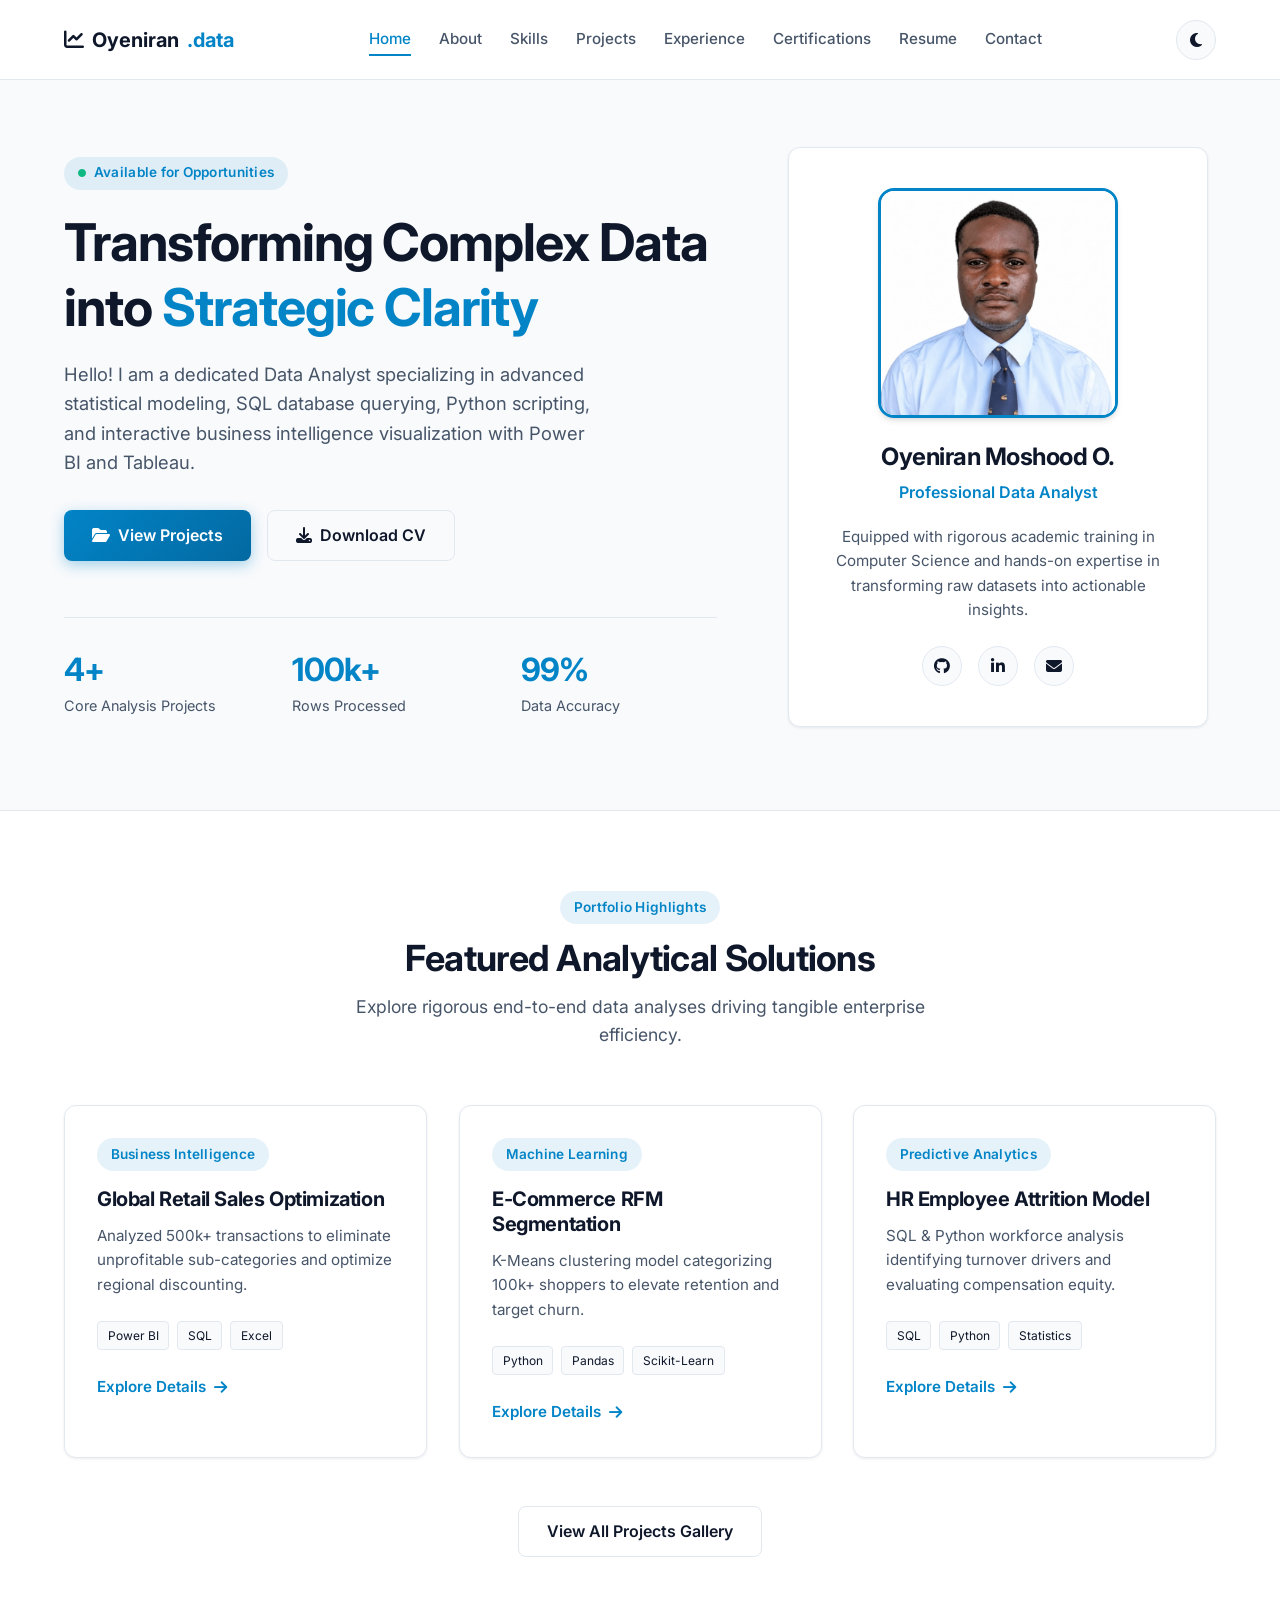
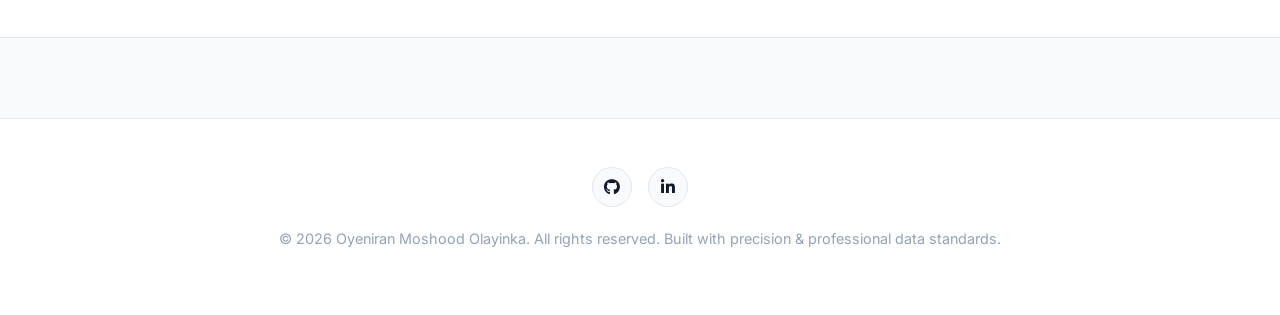
<file: index.html>
<!DOCTYPE html>
<html lang="en" data-theme="light">
<head>
  <meta charset="UTF-8">
  <meta name="viewport" content="width=device-width, initial-scale=1.0">
  <title>Data Analyst Portfolio | Professional Home</title>
  
  <!-- Google Fonts: Inter -->
  <link rel="preconnect" href="https://fonts.googleapis.com">
  <link rel="preconnect" href="https://fonts.gstatic.com" crossorigin>
  <link href="https://fonts.googleapis.com/css2?family=Inter:wght@400;500;600;700&display=swap" rel="stylesheet">
  
  <!-- FontAwesome Icons -->
  <link rel="stylesheet" href="https://cdnjs.cloudflare.com/ajax/libs/font-awesome/6.4.0/css/all.min.css">
  
  <!-- Core & Animation Stylesheets -->
  <link rel="stylesheet" href="assets/css/main.css">
  <link rel="stylesheet" href="assets/css/components.css">
  <link rel="stylesheet" href="assets/css/animations.css">
</head>
<body>

  <!-- ==================== HEADER & NAVIGATION ==================== -->
  <header class="header">
    <div class="nav-container">
      <a href="index.html" class="logo">
        <i class="fas fa-chart-line"></i> Oyeniran<span>.data</span>
      </a>
      
      <nav class="nav-menu">
        <a href="index.html" class="nav-link">Home</a>
        <a href="about.html" class="nav-link">About</a>
        <a href="skills.html" class="nav-link">Skills</a>
        <a href="projects.html" class="nav-link">Projects</a>
        <a href="experience.html" class="nav-link">Experience</a>
        <a href="certifications.html" class="nav-link">Certifications</a>
        <a href="resume.html" class="nav-link">Resume</a>
        <a href="contact.html" class="nav-link">Contact</a>
      </nav>

      <div style="display: flex; align-items: center; gap: 1rem;">
        <button class="theme-toggle" aria-label="Toggle dark/light mode">
          <i class="fas fa-moon"></i>
        </button>
        <button class="hamburger" aria-label="Toggle mobile menu">
          <span></span>
          <span></span>
          <span></span>
        </button>
      </div>
    </div>
  </header>

  <!-- ==================== HERO SECTION ==================== -->
  <section class="section" style="padding-top: calc(var(--nav-height) + 4rem); min-height: 90vh; display: flex; align-items: center;">
    <div class="container">
      <div style="display: grid; grid-template-columns: 1.2fr 0.8fr; gap: 4rem; align-items: center;" class="hero-grid">
        
        <div>
          <span class="badge pulse-indicator" style="margin-bottom: 1.25rem;">
            <i class="fas fa-circle" style="font-size: 0.5rem; margin-right: 0.5rem; color: #10b981;"></i> Available for Opportunities
          </span>
          <h1 style="font-size: 3.25rem; margin-bottom: 1.25rem;">Transforming Complex Data into <span style="color: var(--accent-primary);">Strategic Clarity</span></h1>
          <p style="font-size: 1.15rem; margin-bottom: 2rem; max-width: 540px;">
            Hello! I am a dedicated Data Analyst specializing in advanced statistical modeling, SQL database querying, Python scripting, and interactive business intelligence visualization with Power BI and Tableau.
          </p>
          
          <div style="display: flex; gap: 1rem; flex-wrap: wrap;">
            <a href="projects.html" class="btn btn-primary">
              <i class="fas fa-folder-open"></i> View Projects
            </a>
            <a href="resume.html" class="btn btn-outline">
              <i class="fas fa-download"></i> Download CV
            </a>
          </div>

          <!-- Key Statistics Counter Strip -->
          <div style="display: grid; grid-template-columns: repeat(3, 1fr); gap: 2rem; margin-top: 3.5rem; padding-top: 2rem; border-top: 1px solid var(--border-color);">
            <div>
              <h3 style="font-size: 2rem; color: var(--accent-primary); margin-bottom: 0.25rem;">4+</h3>
              <p style="font-size: 0.9rem; margin: 0; color: var(--text-secondary);">Core Analysis Projects</p>
            </div>
            <div>
              <h3 style="font-size: 2rem; color: var(--accent-primary); margin-bottom: 0.25rem;">100k+</h3>
              <p style="font-size: 0.9rem; margin: 0; color: var(--text-secondary);">Rows Processed</p>
            </div>
            <div>
              <h3 style="font-size: 2rem; color: var(--accent-primary); margin-bottom: 0.25rem;">99%</h3>
              <p style="font-size: 0.9rem; margin: 0; color: var(--text-secondary);">Data Accuracy</p>
            </div>
          </div>
        </div>

        <!-- Profile Visual Card with Portrait -->
        <div style="display: flex; justify-content: center;">
          <div class="card" style="width: 100%; max-width: 420px; text-align: center; padding: 2.5rem; position: relative; overflow: hidden;">
            <div style="width: 100%; max-width: 240px; margin: 0 auto 1.5rem auto; border-radius: 16px; overflow: hidden; border: 3px solid var(--accent-primary); box-shadow: var(--shadow-md);">
              <img src="assets/images/profile/profile.jpeg" alt="Oyeniran Moshood Olayinka - Data Analyst" style="width: 100%; height: auto; display: block; object-fit: cover;">
            </div>
            <h3 style="font-size: 1.5rem; margin-bottom: 0.5rem;">Oyeniran Moshood O.</h3>
            <p style="color: var(--accent-primary); font-weight: 600; margin-bottom: 1.25rem;">Professional Data Analyst</p>
            <p style="font-size: 0.95rem; color: var(--text-secondary); margin-bottom: 1.5rem;">
              Equipped with rigorous academic training in Computer Science and hands-on expertise in transforming raw datasets into actionable insights.
            </p>
            <div style="display: flex; justify-content: center; gap: 1rem;">
              <a href="https://github.com/Moshoodooo" target="_blank" class="theme-toggle" style="text-decoration: none;" title="GitHub"><i class="fab fa-github"></i></a>
              <a href="https://www.linkedin.com/in/moshood-oyeniran-405592217/" target="_blank" class="theme-toggle" style="text-decoration: none;" title="LinkedIn"><i class="fab fa-linkedin-in"></i></a>
              <a href="contact.html" class="theme-toggle" style="text-decoration: none;" title="Contact"><i class="fas fa-envelope"></i></a>
            </div>
          </div>
        </div>

      </div>
    </div>
  </section>

  <!-- ==================== FEATURED PROJECTS PREVIEW ==================== -->
  <section class="section" style="background-color: var(--bg-secondary); border-top: 1px solid var(--border-color); border-bottom: 1px solid var(--border-color);">
    <div class="container">
      <div class="section-header">
        <span class="badge" style="margin-bottom: 0.75rem;">Portfolio Highlights</span>
        <h2>Featured Analytical Solutions</h2>
        <p>Explore rigorous end-to-end data analyses driving tangible enterprise efficiency.</p>
      </div>

      <div style="display: grid; grid-template-columns: repeat(auto-fit, minmax(280px, 1fr)); gap: 2rem;">
        
        <!-- Project 1 Card -->
        <div class="card">
          <span class="badge" style="margin-bottom: 1rem;">Business Intelligence</span>
          <h3 style="font-size: 1.25rem; margin-bottom: 0.75rem;">Global Retail Sales Optimization</h3>
          <p style="font-size: 0.95rem; margin-bottom: 1.5rem;">Analyzed 500k+ transactions to eliminate unprofitable sub-categories and optimize regional discounting.</p>
          <div style="display: flex; gap: 0.5rem; flex-wrap: wrap; margin-bottom: 1.5rem;">
            <span style="font-size: 0.75rem; padding: 0.25rem 0.6rem; background: var(--bg-primary); border-radius: 4px; border: 1px solid var(--border-color);">Power BI</span>
            <span style="font-size: 0.75rem; padding: 0.25rem 0.6rem; background: var(--bg-primary); border-radius: 4px; border: 1px solid var(--border-color);">SQL</span>
            <span style="font-size: 0.75rem; padding: 0.25rem 0.6rem; background: var(--bg-primary); border-radius: 4px; border: 1px solid var(--border-color);">Excel</span>
          </div>
          <a href="projects.html" style="color: var(--accent-primary); font-weight: 600; font-size: 0.95rem; display: inline-flex; align-items: center; gap: 0.5rem;">
            Explore Details <i class="fas fa-arrow-right"></i>
          </a>
        </div>

        <!-- Project 2 Card -->
        <div class="card">
          <span class="badge" style="margin-bottom: 1rem;">Machine Learning</span>
          <h3 style="font-size: 1.25rem; margin-bottom: 0.75rem;">E-Commerce RFM Segmentation</h3>
          <p style="font-size: 0.95rem; margin-bottom: 1.5rem;">K-Means clustering model categorizing 100k+ shoppers to elevate retention and target churn.</p>
          <div style="display: flex; gap: 0.5rem; flex-wrap: wrap; margin-bottom: 1.5rem;">
            <span style="font-size: 0.75rem; padding: 0.25rem 0.6rem; background: var(--bg-primary); border-radius: 4px; border: 1px solid var(--border-color);">Python</span>
            <span style="font-size: 0.75rem; padding: 0.25rem 0.6rem; background: var(--bg-primary); border-radius: 4px; border: 1px solid var(--border-color);">Pandas</span>
            <span style="font-size: 0.75rem; padding: 0.25rem 0.6rem; background: var(--bg-primary); border-radius: 4px; border: 1px solid var(--border-color);">Scikit-Learn</span>
          </div>
          <a href="projects.html" style="color: var(--accent-primary); font-weight: 600; font-size: 0.95rem; display: inline-flex; align-items: center; gap: 0.5rem;">
            Explore Details <i class="fas fa-arrow-right"></i>
          </a>
        </div>

        <!-- Project 3 Card -->
        <div class="card">
          <span class="badge" style="margin-bottom: 1rem;">Predictive Analytics</span>
          <h3 style="font-size: 1.25rem; margin-bottom: 0.75rem;">HR Employee Attrition Model</h3>
          <p style="font-size: 0.95rem; margin-bottom: 1.5rem;">SQL & Python workforce analysis identifying turnover drivers and evaluating compensation equity.</p>
          <div style="display: flex; gap: 0.5rem; flex-wrap: wrap; margin-bottom: 1.5rem;">
            <span style="font-size: 0.75rem; padding: 0.25rem 0.6rem; background: var(--bg-primary); border-radius: 4px; border: 1px solid var(--border-color);">SQL</span>
            <span style="font-size: 0.75rem; padding: 0.25rem 0.6rem; background: var(--bg-primary); border-radius: 4px; border: 1px solid var(--border-color);">Python</span>
            <span style="font-size: 0.75rem; padding: 0.25rem 0.6rem; background: var(--bg-primary); border-radius: 4px; border: 1px solid var(--border-color);">Statistics</span>
          </div>
          <a href="projects.html" style="color: var(--accent-primary); font-weight: 600; font-size: 0.95rem; display: inline-flex; align-items: center; gap: 0.5rem;">
            Explore Details <i class="fas fa-arrow-right"></i>
          </a>
        </div>

      </div>

      <div style="text-align: center; margin-top: 3rem;">
        <a href="projects.html" class="btn btn-outline">View All Projects Gallery</a>
      </div>
    </div>
  </section>

  <!-- ==================== FOOTER ==================== -->
  <footer class="footer">
    <div class="container" style="display: flex; flex-direction: column; align-items: center; gap: 0.75rem;">
      <div style="display: flex; gap: 1rem; margin-bottom: 0.5rem;">
        <a href="https://github.com/Moshoodooo" target="_blank" class="theme-toggle" style="text-decoration: none;" title="GitHub Profile"><i class="fab fa-github"></i></a>
        <a href="https://www.linkedin.com/in/moshood-oyeniran-405592217/" target="_blank" class="theme-toggle" style="text-decoration: none;" title="LinkedIn Profile"><i class="fab fa-linkedin-in"></i></a>
      </div>
      <p>&copy; 2026 Oyeniran Moshood Olayinka. All rights reserved. Built with precision & professional data standards.</p>
    </div>
  </footer>

  <!-- Global JavaScript & Animations Script -->
  <script src="assets/js/main.js"></script>
  <script src="assets/js/animations.js"></script>
</body>
</html>
</file>
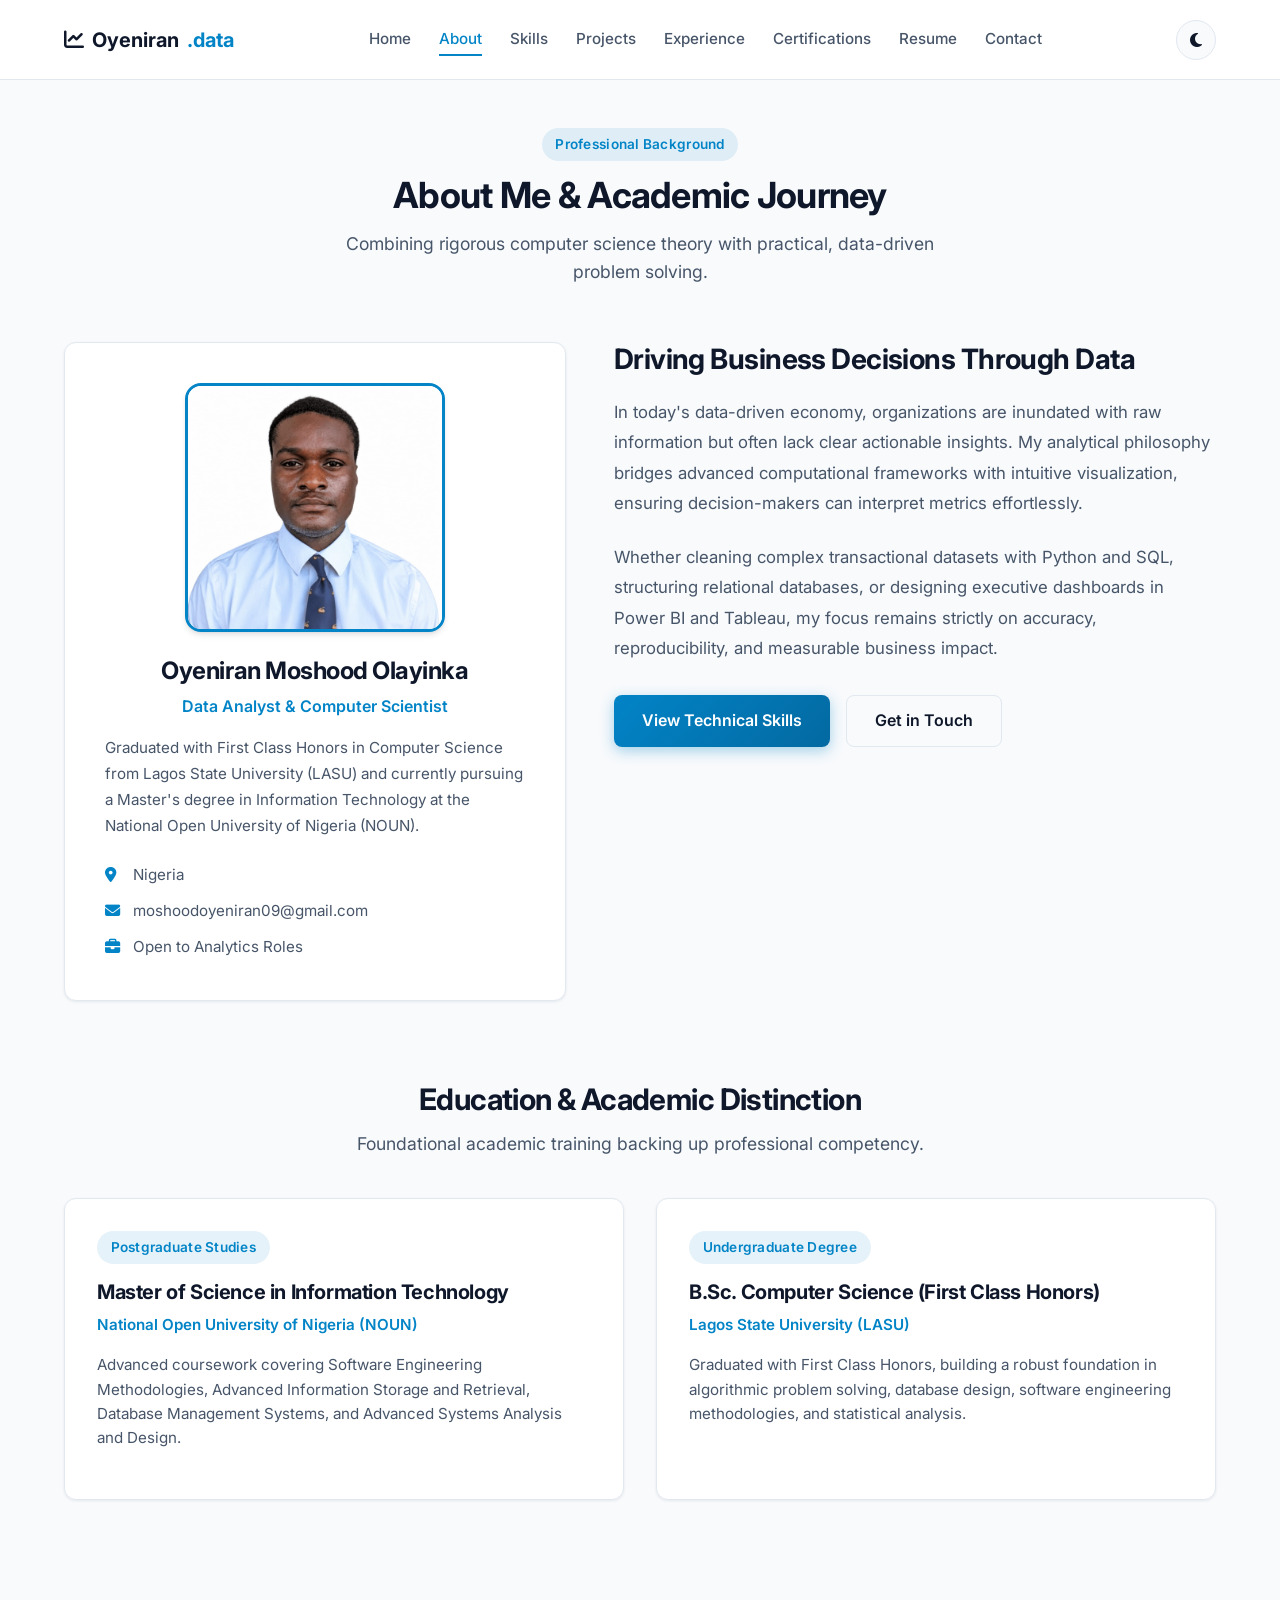
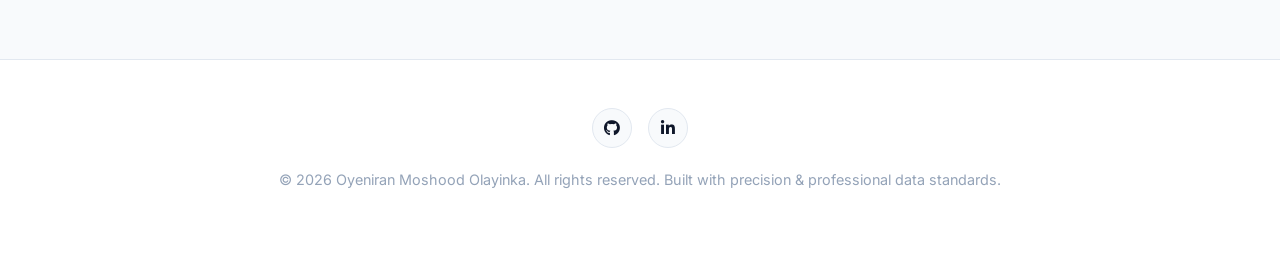
<file: about.html>
<!DOCTYPE html>
<html lang="en" data-theme="light">
<head>
  <meta charset="UTF-8">
  <meta name="viewport" content="width=device-width, initial-scale=1.0">
  <title>About Me | Data Analyst Portfolio</title>
  
  <!-- Google Fonts: Inter -->
  <link rel="preconnect" href="https://fonts.googleapis.com">
  <link rel="preconnect" href="https://fonts.gstatic.com" crossorigin>
  <link href="https://fonts.googleapis.com/css2?family=Inter:wght@400;500;600;700&display=swap" rel="stylesheet">
  
  <!-- FontAwesome Icons -->
  <link rel="stylesheet" href="https://cdnjs.cloudflare.com/ajax/libs/font-awesome/6.4.0/css/all.min.css">
  
  <!-- Core & Animation Stylesheets -->
  <link rel="stylesheet" href="assets/css/main.css">
  <link rel="stylesheet" href="assets/css/components.css">
  <link rel="stylesheet" href="assets/css/animations.css">
</head>
<body>

  <!-- ==================== HEADER & NAVIGATION ==================== -->
  <header class="header">
    <div class="nav-container">
      <a href="index.html" class="logo">
        <i class="fas fa-chart-line"></i> Oyeniran<span>.data</span>
      </a>
      
      <nav class="nav-menu">
        <a href="index.html" class="nav-link">Home</a>
        <a href="about.html" class="nav-link">About</a>
        <a href="skills.html" class="nav-link">Skills</a>
        <a href="projects.html" class="nav-link">Projects</a>
        <a href="experience.html" class="nav-link">Experience</a>
        <a href="certifications.html" class="nav-link">Certifications</a>
        <a href="resume.html" class="nav-link">Resume</a>
        <a href="contact.html" class="nav-link">Contact</a>
      </nav>

      <div style="display: flex; align-items: center; gap: 1rem;">
        <button class="theme-toggle" aria-label="Toggle dark/light mode">
          <i class="fas fa-moon"></i>
        </button>
        <button class="hamburger" aria-label="Toggle mobile menu">
          <span></span>
          <span></span>
          <span></span>
        </button>
      </div>
    </div>
  </header>

  <!-- ==================== ABOUT HERO SECTION ==================== -->
  <section class="section" style="padding-top: calc(var(--nav-height) + 3rem);">
    <div class="container">
      <div class="section-header">
        <span class="badge" style="margin-bottom: 0.75rem;">Professional Background</span>
        <h2>About Me & Academic Journey</h2>
        <p>Combining rigorous computer science theory with practical, data-driven problem solving.</p>
      </div>

      <!-- Main Biography Grid -->
      <div style="display: grid; grid-template-columns: 1fr 1.2fr; gap: 3rem; align-items: start; margin-bottom: 4rem;" class="about-grid">
        
        <!-- Professional Portrait & Contact Info Card -->
        <div class="card" style="padding: 2.5rem; text-align: center;">
          <div style="width: 100%; max-width: 260px; margin: 0 auto 1.5rem auto; border-radius: 16px; overflow: hidden; border: 3px solid var(--accent-primary); box-shadow: var(--shadow-md);">
            <img src="assets/images/profile/profile.jpeg" alt="Oyeniran Moshood Olayinka - Data Analyst" style="width: 100%; height: auto; display: block; object-fit: cover;">
          </div>
          <h3 style="font-size: 1.5rem; margin-bottom: 0.5rem;">Oyeniran Moshood Olayinka</h3>
          <p style="color: var(--accent-primary); font-weight: 600; margin-bottom: 1rem;">Data Analyst & Computer Scientist</p>
          <p style="font-size: 0.95rem; line-height: 1.7; margin-bottom: 1.5rem; text-align: left;">
            Graduated with First Class Honors in Computer Science from Lagos State University (LASU) and currently pursuing a Master's degree in Information Technology at the National Open University of Nigeria (NOUN).
          </p>
          <div style="display: flex; flex-direction: column; gap: 0.75rem; font-size: 0.95rem; color: var(--text-secondary); text-align: left;">
            <div><i class="fas fa-map-marker-alt" style="color: var(--accent-primary); width: 24px;"></i> Nigeria</div>
            <div><i class="fas fa-envelope" style="color: var(--accent-primary); width: 24px;"></i> moshoodoyeniran09@gmail.com</div>
            <div><i class="fas fa-briefcase" style="color: var(--accent-primary); width: 24px;"></i> Open to Analytics Roles</div>
          </div>
        </div>

        <div>
          <h3 style="font-size: 1.75rem; margin-bottom: 1.25rem;">Driving Business Decisions Through Data</h3>
          <p style="font-size: 1.05rem; line-height: 1.8; margin-bottom: 1.5rem;">
            In today's data-driven economy, organizations are inundated with raw information but often lack clear actionable insights. My analytical philosophy bridges advanced computational frameworks with intuitive visualization, ensuring decision-makers can interpret metrics effortlessly.
          </p>
          <p style="font-size: 1.05rem; line-height: 1.8; margin-bottom: 2rem;">
            Whether cleaning complex transactional datasets with Python and SQL, structuring relational databases, or designing executive dashboards in Power BI and Tableau, my focus remains strictly on accuracy, reproducibility, and measurable business impact.
          </p>
          <div style="display: flex; gap: 1rem; flex-wrap: wrap;">
            <a href="skills.html" class="btn btn-primary">View Technical Skills</a>
            <a href="contact.html" class="btn btn-outline">Get in Touch</a>
          </div>
        </div>

      </div>

      <!-- Educational Background & Achievements -->
      <div style="margin-top: 5rem;">
        <div class="section-header" style="margin-bottom: 2.5rem;">
          <h2 style="font-size: 1.85rem;">Education & Academic Distinction</h2>
          <p>Foundational academic training backing up professional competency.</p>
        </div>

        <div style="display: grid; grid-template-columns: repeat(auto-fit, minmax(320px, 1fr)); gap: 2rem;">
          
          <div class="card">
            <span class="badge" style="margin-bottom: 1rem;">Postgraduate Studies</span>
            <h3 style="font-size: 1.25rem; margin-bottom: 0.5rem;">Master of Science in Information Technology</h3>
            <p style="color: var(--accent-primary); font-weight: 600; font-size: 0.95rem; margin-bottom: 1rem;">National Open University of Nigeria (NOUN)</p>
            <p style="font-size: 0.95rem; color: var(--text-secondary); line-height: 1.6;">
              Advanced coursework covering Software Engineering Methodologies, Advanced Information Storage and Retrieval, Database Management Systems, and Advanced Systems Analysis and Design.
            </p>
          </div>

          <div class="card">
            <span class="badge" style="margin-bottom: 1rem;">Undergraduate Degree</span>
            <h3 style="font-size: 1.25rem; margin-bottom: 0.5rem;">B.Sc. Computer Science (First Class Honors)</h3>
            <p style="color: var(--accent-primary); font-weight: 600; font-size: 0.95rem; margin-bottom: 1rem;">Lagos State University (LASU)</p>
            <p style="font-size: 0.95rem; color: var(--text-secondary); line-height: 1.6;">
              Graduated with First Class Honors, building a robust foundation in algorithmic problem solving, database design, software engineering methodologies, and statistical analysis.
            </p>
          </div>

        </div>
      </div>

    </div>
  </section>

  <!-- ==================== FOOTER ==================== -->
  <footer class="footer">
    <div class="container" style="display: flex; flex-direction: column; align-items: center; gap: 0.75rem;">
      <div style="display: flex; gap: 1rem; margin-bottom: 0.5rem;">
        <a href="https://github.com/Moshoodooo" target="_blank" class="theme-toggle" style="text-decoration: none;" title="GitHub Profile"><i class="fab fa-github"></i></a>
        <a href="https://www.linkedin.com/in/moshood-oyeniran-405592217/" target="_blank" class="theme-toggle" style="text-decoration: none;" title="LinkedIn Profile"><i class="fab fa-linkedin-in"></i></a>
      </div>
      <p>&copy; 2026 Oyeniran Moshood Olayinka. All rights reserved. Built with precision & professional data standards.</p>
    </div>
  </footer>

  <!-- Global JavaScript & Animations Script -->
  <script src="assets/js/main.js"></script>
  <script src="assets/js/animations.js"></script>
</body>
</html>
</file>
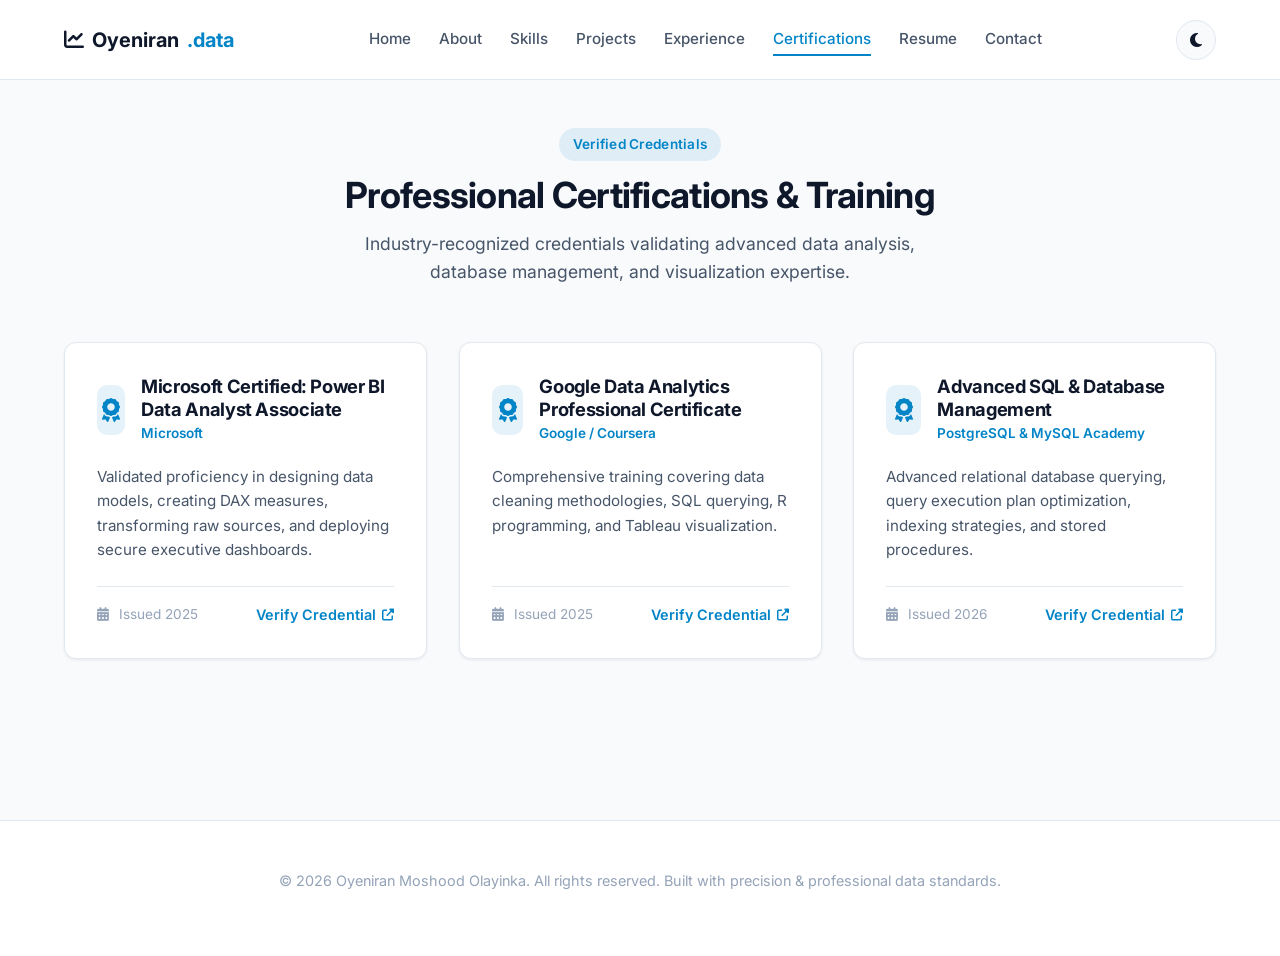
<file: certifications.html>
<!DOCTYPE html>
<html lang="en" data-theme="light">
<head>
  <meta charset="UTF-8">
  <meta name="viewport" content="width=device-width, initial-scale=1.0">
  <title>Professional Certifications | Data Analyst Portfolio</title>
  
  <!-- Google Fonts: Inter -->
  <link rel="preconnect" href="https://fonts.googleapis.com">
  <link rel="preconnect" href="https://fonts.gstatic.com" crossorigin>
  <link href="https://fonts.googleapis.com/css2?family=Inter:wght@400;500;600;700&display=swap" rel="stylesheet">
  
  <!-- FontAwesome Icons -->
  <link rel="stylesheet" href="https://cdnjs.cloudflare.com/ajax/libs/font-awesome/6.4.0/css/all.min.css">
  
  <!-- Core & Animation Stylesheets -->
  <link rel="stylesheet" href="assets/css/main.css">
  <link rel="stylesheet" href="assets/css/components.css">
  <link rel="stylesheet" href="assets/css/animations.css">
</head>
<body>

  <!-- ==================== HEADER & NAVIGATION ==================== -->
  <header class="header">
    <div class="nav-container">
      <a href="index.html" class="logo">
        <i class="fas fa-chart-line"></i> Oyeniran<span>.data</span>
      </a>
      
      <nav class="nav-menu">
        <a href="index.html" class="nav-link">Home</a>
        <a href="about.html" class="nav-link">About</a>
        <a href="skills.html" class="nav-link">Skills</a>
        <a href="projects.html" class="nav-link">Projects</a>
        <a href="experience.html" class="nav-link">Experience</a>
        <a href="certifications.html" class="nav-link">Certifications</a>
        <a href="resume.html" class="nav-link">Resume</a>
        <a href="contact.html" class="nav-link">Contact</a>
      </nav>

      <div style="display: flex; align-items: center; gap: 1rem;">
        <button class="theme-toggle" aria-label="Toggle dark/light mode">
          <i class="fas fa-moon"></i>
        </button>
        <button class="hamburger" aria-label="Toggle mobile menu">
          <span></span>
          <span></span>
          <span></span>
        </button>
      </div>
    </div>
  </header>

  <!-- ==================== CERTIFICATIONS SECTION ==================== -->
  <section class="section" style="padding-top: calc(var(--nav-height) + 3rem);">
    <div class="container">
      <div class="section-header">
        <span class="badge" style="margin-bottom: 0.75rem;">Verified Credentials</span>
        <h2>Professional Certifications & Training</h2>
        <p>Industry-recognized credentials validating advanced data analysis, database management, and visualization expertise.</p>
      </div>

      <!-- Certifications Grid -->
      <div style="display: grid; grid-template-columns: repeat(auto-fit, minmax(320px, 1fr)); gap: 2rem;">
        
        <!-- Certification 1 -->
        <div class="card" style="display: flex; flex-direction: column; justify-content: space-between;">
          <div>
            <div style="display: flex; align-items: center; gap: 1rem; margin-bottom: 1.25rem;">
              <div style="width: 50px; height: 50px; border-radius: 10px; background: rgba(2, 132, 199, 0.1); color: var(--accent-primary); display: flex; align-items: center; justify-content: center; font-size: 1.5rem;">
                <i class="fas fa-award"></i>
              </div>
              <div>
                <h3 style="font-size: 1.15rem; margin-bottom: 0.15rem;">Microsoft Certified: Power BI Data Analyst Associate</h3>
                <p style="font-size: 0.85rem; color: var(--accent-primary); font-weight: 600; margin: 0;">Microsoft</p>
              </div>
            </div>
            <p style="font-size: 0.95rem; margin-bottom: 1.5rem; color: var(--text-secondary);">Validated proficiency in designing data models, creating DAX measures, transforming raw sources, and deploying secure executive dashboards.</p>
          </div>
          <div style="display: flex; justify-content: space-between; align-items: center; border-top: 1px solid var(--border-color); padding-top: 1rem; margin-top: auto;">
            <span style="font-size: 0.85rem; color: var(--text-muted);"><i class="fas fa-calendar-alt" style="margin-right: 0.35rem;"></i> Issued 2025</span>
            <a href="#" target="_blank" style="color: var(--accent-primary); font-weight: 600; font-size: 0.9rem; display: inline-flex; align-items: center; gap: 0.35rem;">
              Verify Credential <i class="fas fa-external-link-alt" style="font-size: 0.75rem;"></i>
            </a>
          </div>
        </div>

        <!-- Certification 2 -->
        <div class="card" style="display: flex; flex-direction: column; justify-content: space-between;">
          <div>
            <div style="display: flex; align-items: center; gap: 1rem; margin-bottom: 1.25rem;">
              <div style="width: 50px; height: 50px; border-radius: 10px; background: rgba(2, 132, 199, 0.1); color: var(--accent-primary); display: flex; align-items: center; justify-content: center; font-size: 1.5rem;">
                <i class="fas fa-award"></i>
              </div>
              <div>
                <h3 style="font-size: 1.15rem; margin-bottom: 0.15rem;">Google Data Analytics Professional Certificate</h3>
                <p style="font-size: 0.85rem; color: var(--accent-primary); font-weight: 600; margin: 0;">Google / Coursera</p>
              </div>
            </div>
            <p style="font-size: 0.95rem; margin-bottom: 1.5rem; color: var(--text-secondary);">Comprehensive training covering data cleaning methodologies, SQL querying, R programming, and Tableau visualization.</p>
          </div>
          <div style="display: flex; justify-content: space-between; align-items: center; border-top: 1px solid var(--border-color); padding-top: 1rem; margin-top: auto;">
            <span style="font-size: 0.85rem; color: var(--text-muted);"><i class="fas fa-calendar-alt" style="margin-right: 0.35rem;"></i> Issued 2025</span>
            <a href="#" target="_blank" style="color: var(--accent-primary); font-weight: 600; font-size: 0.9rem; display: inline-flex; align-items: center; gap: 0.35rem;">
              Verify Credential <i class="fas fa-external-link-alt" style="font-size: 0.75rem;"></i>
            </a>
          </div>
        </div>

        <!-- Certification 3 -->
        <div class="card" style="display: flex; flex-direction: column; justify-content: space-between;">
          <div>
            <div style="display: flex; align-items: center; gap: 1rem; margin-bottom: 1.25rem;">
              <div style="width: 50px; height: 50px; border-radius: 10px; background: rgba(2, 132, 199, 0.1); color: var(--accent-primary); display: flex; align-items: center; justify-content: center; font-size: 1.5rem;">
                <i class="fas fa-award"></i>
              </div>
              <div>
                <h3 style="font-size: 1.15rem; margin-bottom: 0.15rem;">Advanced SQL & Database Management</h3>
                <p style="font-size: 0.85rem; color: var(--accent-primary); font-weight: 600; margin: 0;">PostgreSQL & MySQL Academy</p>
              </div>
            </div>
            <p style="font-size: 0.95rem; margin-bottom: 1.5rem; color: var(--text-secondary);">Advanced relational database querying, query execution plan optimization, indexing strategies, and stored procedures.</p>
          </div>
          <div style="display: flex; justify-content: space-between; align-items: center; border-top: 1px solid var(--border-color); padding-top: 1rem; margin-top: auto;">
            <span style="font-size: 0.85rem; color: var(--text-muted);"><i class="fas fa-calendar-alt" style="margin-right: 0.35rem;"></i> Issued 2026</span>
            <a href="#" target="_blank" style="color: var(--accent-primary); font-weight: 600; font-size: 0.9rem; display: inline-flex; align-items: center; gap: 0.35rem;">
              Verify Credential <i class="fas fa-external-link-alt" style="font-size: 0.75rem;"></i>
            </a>
          </div>
        </div>

      </div>

    </div>
  </section>

  <!-- ==================== FOOTER ==================== -->
  <footer class="footer">
    <div class="container">
      <p>&copy; 2026 Oyeniran Moshood Olayinka. All rights reserved. Built with precision & professional data standards.</p>
    </div>
  </footer>

  <!-- Global JavaScript & Animations Script -->
  <script src="assets/js/main.js"></script>
  <script src="assets/js/animations.js"></script>
</body>
</html>
</file>
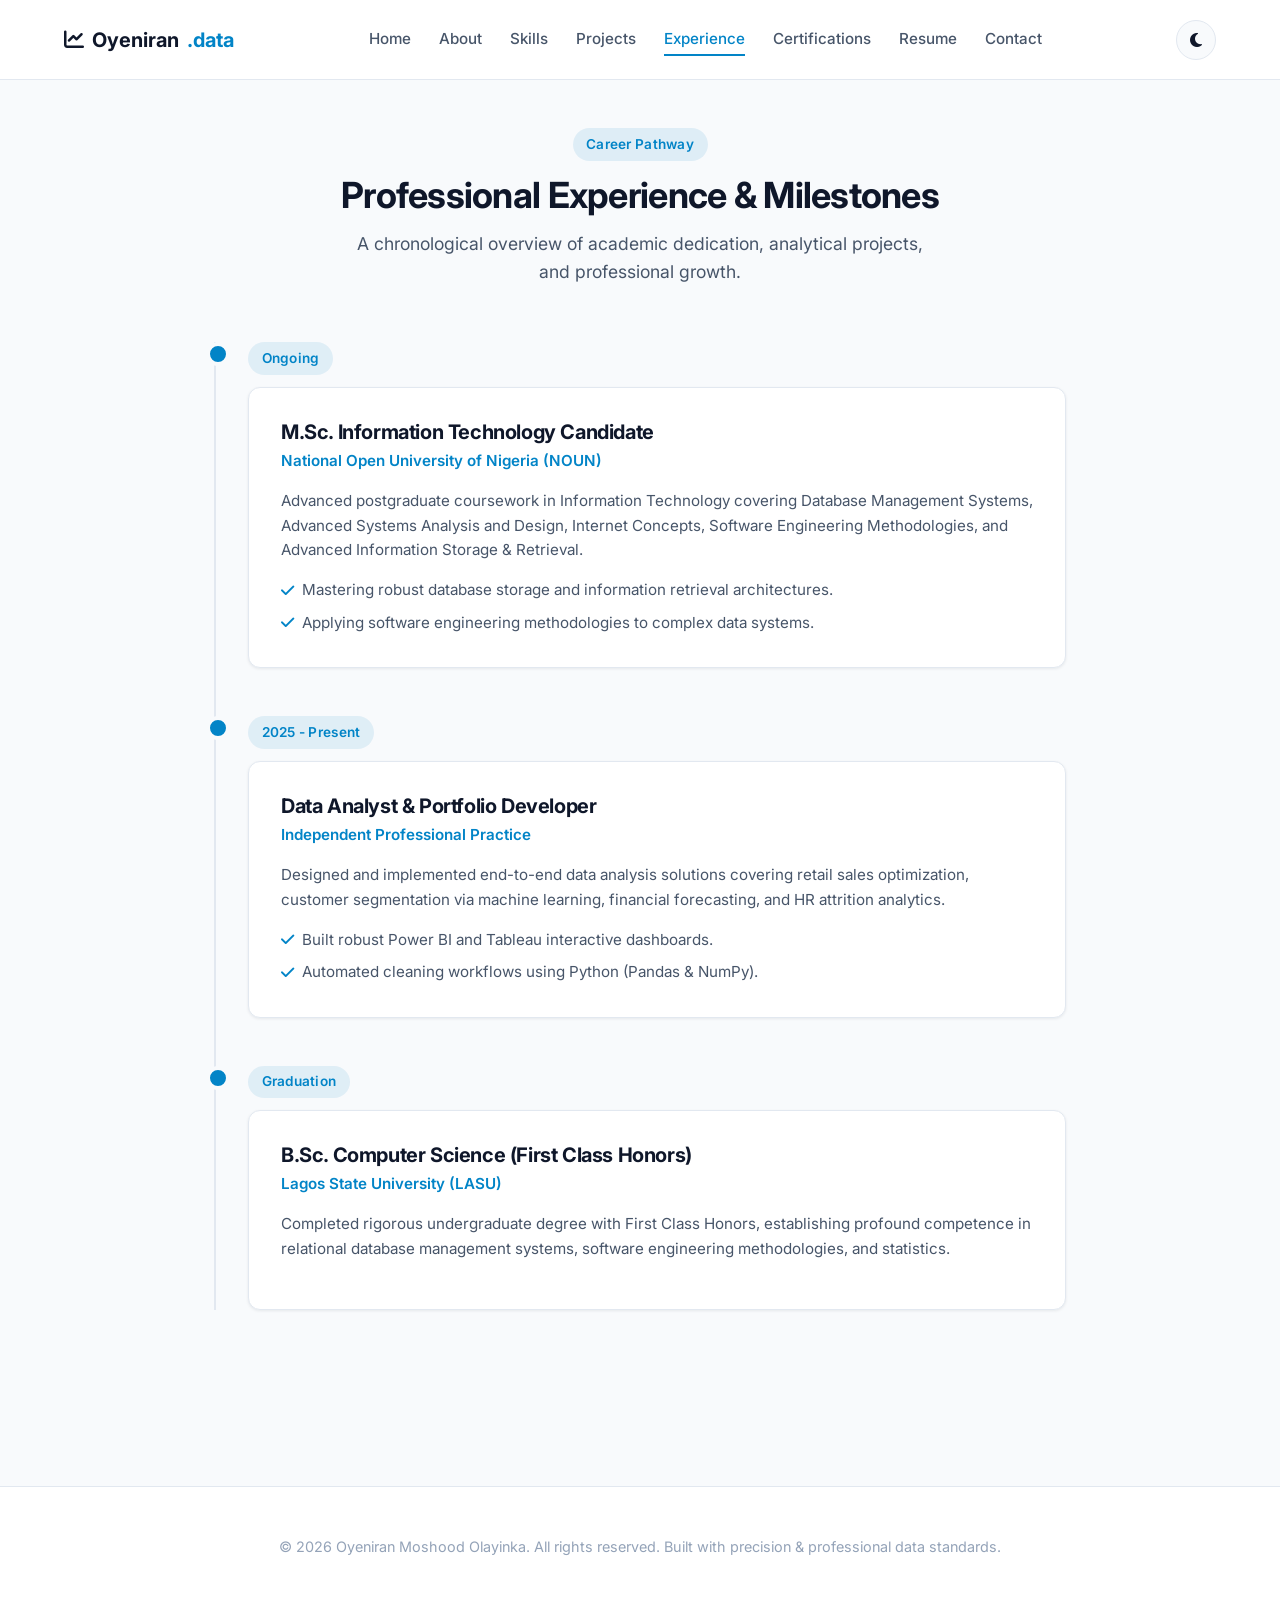
<file: experience.html>
<!DOCTYPE html>
<html lang="en" data-theme="light">
<head>
  <meta charset="UTF-8">
  <meta name="viewport" content="width=device-width, initial-scale=1.0">
  <title>Professional Experience & Timeline | Data Analyst Portfolio</title>
  
  <!-- Google Fonts: Inter -->
  <link rel="preconnect" href="https://fonts.googleapis.com">
  <link rel="preconnect" href="https://fonts.gstatic.com" crossorigin>
  <link href="https://fonts.googleapis.com/css2?family=Inter:wght@400;500;600;700&display=swap" rel="stylesheet">
  
  <!-- FontAwesome Icons -->
  <link rel="stylesheet" href="https://cdnjs.cloudflare.com/ajax/libs/font-awesome/6.4.0/css/all.min.css">
  
  <!-- Core & Animation Stylesheets -->
  <link rel="stylesheet" href="assets/css/main.css">
  <link rel="stylesheet" href="assets/css/components.css">
  <link rel="stylesheet" href="assets/css/animations.css">
</head>
<body>

  <!-- ==================== HEADER & NAVIGATION ==================== -->
  <header class="header">
    <div class="nav-container">
      <a href="index.html" class="logo">
        <i class="fas fa-chart-line"></i> Oyeniran<span>.data</span>
      </a>
      
      <nav class="nav-menu">
        <a href="index.html" class="nav-link">Home</a>
        <a href="about.html" class="nav-link">About</a>
        <a href="skills.html" class="nav-link">Skills</a>
        <a href="projects.html" class="nav-link">Projects</a>
        <a href="experience.html" class="nav-link">Experience</a>
        <a href="certifications.html" class="nav-link">Certifications</a>
        <a href="resume.html" class="nav-link">Resume</a>
        <a href="contact.html" class="nav-link">Contact</a>
      </nav>

      <div style="display: flex; align-items: center; gap: 1rem;">
        <button class="theme-toggle" aria-label="Toggle dark/light mode">
          <i class="fas fa-moon"></i>
        </button>
        <button class="hamburger" aria-label="Toggle mobile menu">
          <span></span>
          <span></span>
          <span></span>
        </button>
      </div>
    </div>
  </header>

  <!-- ==================== EXPERIENCE SECTION ==================== -->
  <section class="section" style="padding-top: calc(var(--nav-height) + 3rem);">
    <div class="container" style="max-width: 900px;">
      <div class="section-header">
        <span class="badge" style="margin-bottom: 0.75rem;">Career Pathway</span>
        <h2>Professional Experience & Milestones</h2>
        <p>A chronological overview of academic dedication, analytical projects, and professional growth.</p>
      </div>

      <!-- Timeline Container -->
      <div style="position: relative; padding-left: 2rem; border-left: 2px solid var(--border-color);">
        
        <!-- Timeline Item 1 -->
        <div style="position: relative; margin-bottom: 3rem;">
          <div style="position: absolute; left: -2.6rem; top: 0; width: 24px; height: 24px; border-radius: 50%; background: var(--accent-primary); border: 4px solid var(--bg-primary);"></div>
          <span class="badge" style="margin-bottom: 0.75rem;">Ongoing</span>
          <div class="card">
            <h3 style="font-size: 1.25rem; margin-bottom: 0.25rem;">M.Sc. Information Technology Candidate</h3>
            <p style="color: var(--accent-primary); font-weight: 600; font-size: 0.95rem; margin-bottom: 1rem;">National Open University of Nigeria (NOUN)</p>
            <p style="font-size: 0.95rem; line-height: 1.6; margin-bottom: 1rem;">
              Advanced postgraduate coursework in Information Technology covering Database Management Systems, Advanced Systems Analysis and Design, Internet Concepts, Software Engineering Methodologies, and Advanced Information Storage & Retrieval.
            </p>
            <ul style="list-style: none; padding: 0; font-size: 0.95rem; color: var(--text-secondary);">
              <li style="margin-bottom: 0.5rem; display: flex; align-items: center; gap: 0.5rem;"><i class="fas fa-check" style="color: var(--accent-primary);"></i> Mastering robust database storage and information retrieval architectures.</li>
              <li style="display: flex; align-items: center; gap: 0.5rem;"><i class="fas fa-check" style="color: var(--accent-primary);"></i> Applying software engineering methodologies to complex data systems.</li>
            </ul>
          </div>
        </div>

        <!-- Timeline Item 2 -->
        <div style="position: relative; margin-bottom: 3rem;">
          <div style="position: absolute; left: -2.6rem; top: 0; width: 24px; height: 24px; border-radius: 50%; background: var(--accent-primary); border: 4px solid var(--bg-primary);"></div>
          <span class="badge" style="margin-bottom: 0.75rem;">2025 - Present</span>
          <div class="card">
            <h3 style="font-size: 1.25rem; margin-bottom: 0.25rem;">Data Analyst & Portfolio Developer</h3>
            <p style="color: var(--accent-primary); font-weight: 600; font-size: 0.95rem; margin-bottom: 1rem;">Independent Professional Practice</p>
            <p style="font-size: 0.95rem; line-height: 1.6; margin-bottom: 1rem;">
              Designed and implemented end-to-end data analysis solutions covering retail sales optimization, customer segmentation via machine learning, financial forecasting, and HR attrition analytics.
            </p>
            <ul style="list-style: none; padding: 0; font-size: 0.95rem; color: var(--text-secondary);">
              <li style="margin-bottom: 0.5rem; display: flex; align-items: center; gap: 0.5rem;"><i class="fas fa-check" style="color: var(--accent-primary);"></i> Built robust Power BI and Tableau interactive dashboards.</li>
              <li style="display: flex; align-items: center; gap: 0.5rem;"><i class="fas fa-check" style="color: var(--accent-primary);"></i> Automated cleaning workflows using Python (Pandas & NumPy).</li>
            </ul>
          </div>
        </div>

        <!-- Timeline Item 3 -->
        <div style="position: relative; margin-bottom: 1rem;">
          <div style="position: absolute; left: -2.6rem; top: 0; width: 24px; height: 24px; border-radius: 50%; background: var(--accent-primary); border: 4px solid var(--bg-primary);"></div>
          <span class="badge" style="margin-bottom: 0.75rem;">Graduation</span>
          <div class="card">
            <h3 style="font-size: 1.25rem; margin-bottom: 0.25rem;">B.Sc. Computer Science (First Class Honors)</h3>
            <p style="color: var(--accent-primary); font-weight: 600; font-size: 0.95rem; margin-bottom: 1rem;">Lagos State University (LASU)</p>
            <p style="font-size: 0.95rem; line-height: 1.6; margin-bottom: 1rem;">
              Completed rigorous undergraduate degree with First Class Honors, establishing profound competence in relational database management systems, software engineering methodologies, and statistics.
            </p>
          </div>
        </div>

      </div>

    </div>
  </section>

  <!-- ==================== FOOTER ==================== -->
  <footer class="footer">
    <div class="container">
      <p>&copy; 2026 Oyeniran Moshood Olayinka. All rights reserved. Built with precision & professional data standards.</p>
    </div>
  </footer>

  <!-- Global JavaScript & Animations Script -->
  <script src="assets/js/main.js"></script>
  <script src="assets/js/animations.js"></script>
</body>
</html>
</file>
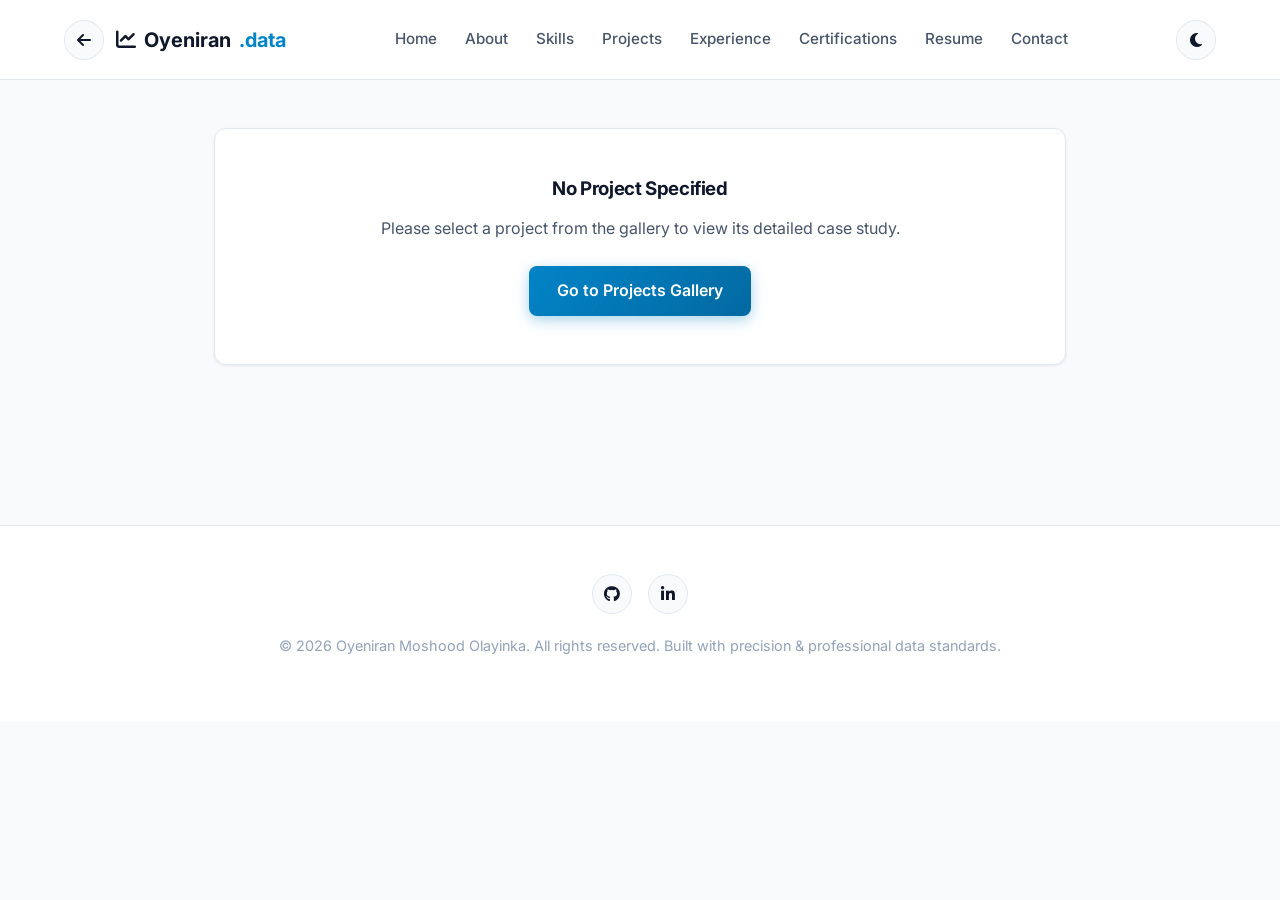
<file: project-details.html>
<!DOCTYPE html>
<html lang="en" data-theme="light">
<head>
  <meta charset="UTF-8">
  <meta name="viewport" content="width=device-width, initial-scale=1.0">
  <title>Project Deep-Dive Case Study | Data Analyst Portfolio</title>
  
  <!-- Google Fonts: Inter -->
  <link rel="preconnect" href="https://fonts.googleapis.com">
  <link rel="preconnect" href="https://fonts.gstatic.com" crossorigin>
  <link href="https://fonts.googleapis.com/css2?family=Inter:wght@400;500;600;700&display=swap" rel="stylesheet">
  
  <!-- FontAwesome Icons -->
  <link rel="stylesheet" href="https://cdnjs.cloudflare.com/ajax/libs/font-awesome/6.4.0/css/all.min.css">
  
  <!-- Core & Animation Stylesheets -->
  <link rel="stylesheet" href="assets/css/main.css">
  <link rel="stylesheet" href="assets/css/components.css">
  <link rel="stylesheet" href="assets/css/animations.css">
</head>
<body>

  <!-- ==================== HEADER & NAVIGATION ==================== -->
  <header class="header">
    <div class="nav-container">
      
      <!-- Top-Left Bar: Back Icon Button beside the Logo -->
      <div style="display: flex; align-items: center; gap: 0.75rem;">
        <a href="projects.html" class="back-icon-btn" title="Back to Projects Gallery">
          <i class="fas fa-arrow-left"></i>
        </a>
        <a href="index.html" class="logo">
          <i class="fas fa-chart-line"></i> Oyeniran<span>.data</span>
        </a>
      </div>
      
      <nav class="nav-menu">
        <a href="index.html" class="nav-link">Home</a>
        <a href="about.html" class="nav-link">About</a>
        <a href="skills.html" class="nav-link">Skills</a>
        <a href="projects.html" class="nav-link">Projects</a>
        <a href="experience.html" class="nav-link">Experience</a>
        <a href="certifications.html" class="nav-link">Certifications</a>
        <a href="resume.html" class="nav-link">Resume</a>
        <a href="contact.html" class="nav-link">Contact</a>
      </nav>

      <div style="display: flex; align-items: center; gap: 1rem;">
        <button class="theme-toggle" aria-label="Toggle dark/light mode">
          <i class="fas fa-moon"></i>
        </button>
        <button class="hamburger" aria-label="Toggle mobile menu">
          <span></span>
          <span></span>
          <span></span>
        </button>
      </div>
    </div>
  </header>

  <!-- ==================== PROJECT DETAILS CONTENT ==================== -->
  <section class="section" style="padding-top: calc(var(--nav-height) + 3rem);">
    <div class="container" style="max-width: 900px;">
      
      <!-- Dynamic Project Details Container -->
      <div id="project-detail-container">
        <p style="text-align: center; color: var(--text-secondary); padding: 4rem 0;">Loading project case study...</p>
      </div>

    </div>
  </section>

  <!-- ==================== FOOTER ==================== -->
  <footer class="footer">
    <div class="container" style="display: flex; flex-direction: column; align-items: center; gap: 0.75rem;">
      <div style="display: flex; gap: 1rem; margin-bottom: 0.5rem;">
        <a href="https://github.com/Moshoodooo" target="_blank" class="theme-toggle" style="text-decoration: none;" title="GitHub Profile"><i class="fab fa-github"></i></a>
        <a href="https://www.linkedin.com/in/moshood-oyeniran-405592217/" target="_blank" class="theme-toggle" style="text-decoration: none;" title="LinkedIn Profile"><i class="fab fa-linkedin-in"></i></a>
      </div>
      <p>&copy; 2026 Oyeniran Moshood Olayinka. All rights reserved. Built with precision & professional data standards.</p>
    </div>
  </footer>

  <!-- Global JavaScript & Animations Script -->
  <script src="assets/js/main.js"></script>
  <script src="assets/js/animations.js"></script>
  
  <!-- Inline Case Study Renderer Script -->
  <script>
    document.addEventListener('DOMContentLoaded', async () => {
      const container = document.getElementById('project-detail-container');
      const urlParams = new URLSearchParams(window.location.search);
      const projectId = urlParams.get('id');

      if (!projectId) {
        container.innerHTML = `
          <div class="card reveal-up active" style="text-align: center; padding: 3rem;">
            <h3 style="margin-bottom: 1rem;">No Project Specified</h3>
            <p style="margin-bottom: 1.5rem;">Please select a project from the gallery to view its detailed case study.</p>
            <a href="projects.html" class="btn btn-primary">Go to Projects Gallery</a>
          </div>
        `;
        return;
      }

      try {
        const response = await fetch('assets/data/projects.json');
        if (!response.ok) throw new Error('Failed to load project database.');
        const data = await response.json();
        const project = data.projects.find(p => p.id === projectId);

        if (!project) {
          container.innerHTML = `
            <div class="card reveal-up active" style="text-align: center; padding: 3rem;">
              <h3 style="margin-bottom: 1rem;">Project Not Found</h3>
              <p style="margin-bottom: 1.5rem;">The requested project case study could not be located.</p>
              <a href="projects.html" class="btn btn-primary">Go to Projects Gallery</a>
            </div>
          `;
          return;
        }

        // Render Metrics HTML if present
        let metricsHtml = '';
        if (project.metrics) {
          const metricKeys = Object.keys(project.metrics);
          metricsHtml = `
            <div style="display: grid; grid-template-columns: repeat(${metricKeys.length}, 1fr); gap: 1.5rem; margin: 2rem 0;">
              ${metricKeys.map(key => `
                <div class="card reveal-up active" style="text-align: center; padding: 1.5rem;">
                  <h4 style="font-size: 1.75rem; color: var(--accent-primary); margin-bottom: 0.25rem;">${project.metrics[key]}</h4>
                  <p style="font-size: 0.85rem; color: var(--text-secondary); text-transform: uppercase; letter-spacing: 0.05em; margin: 0;">${key.replace(/([A-Z])/g, ' $1')}y</p>
                </div>
              `).join('')}
            </div>
          `;
        }

        // Render Cleaning Steps
        const cleaningHtml = project.dataCleaningProcess.map(step => `<li style="margin-bottom: 0.5rem; display: flex; align-items: flex-start; gap: 0.75rem;"><i class="fas fa-check-circle" style="color: var(--accent-primary); margin-top: 0.25rem;"></i><span>${step}</span></li>`).join('');

        // Render Objectives
        const objectivesHtml = project.objectives.map(obj => `<li style="margin-bottom: 0.5rem; display: flex; align-items: flex-start; gap: 0.75rem;"><i class="fas fa-bullseye" style="color: var(--accent-primary); margin-top: 0.25rem;"></i><span>${obj}</span></li>`).join('');

        // Render Insights
        const insightsHtml = project.keyInsights.map(ins => `<li style="margin-bottom: 0.5rem; display: flex; align-items: flex-start; gap: 0.75rem;"><i class="fas fa-lightbulb" style="color: var(--accent-primary); margin-top: 0.25rem;"></i><span>${ins}</span></li>`).join('');

        // Render Recommendations
        const recsHtml = project.businessRecommendations.map(rec => `<li style="margin-bottom: 0.5rem; display: flex; align-items: flex-start; gap: 0.75rem;"><i class="fas fa-chart-line" style="color: var(--accent-primary); margin-top: 0.25rem;"></i><span>${rec}</span></li>`).join('');

        // Render Tools
        const toolsHtml = project.tools.map(tool => `<span class="badge">${tool}</span>`).join('');

        container.innerHTML = `
          <div class="reveal-up active">
            <span class="badge" style="margin-bottom: 1rem;">${project.category}</span>
            <h1 style="font-size: 2.5rem; margin-bottom: 1rem;">${project.title}</h1>
            <p style="font-size: 1.15rem; color: var(--text-secondary); margin-bottom: 1.5rem;">${project.shortDescription}</p>
            
            <div style="display: flex; gap: 0.75rem; flex-wrap: wrap; margin-bottom: 2rem;">
              ${toolsHtml}
            </div>

            <div style="display: flex; gap: 1rem; margin-bottom: 2.5rem; flex-wrap: wrap;">
              <a href="${project.githubUrl}" target="_blank" class="btn btn-outline"><i class="fab fa-github"></i> View GitHub Repository</a>
              <a href="${project.liveDemoUrl}" target="_blank" class="btn btn-primary"><i class="fas fa-external-link-alt"></i> View Live Dashboard</a>
            </div>

            ${metricsHtml}

            <!-- Business Problem & Objectives -->
            <div class="card reveal-up active" style="margin-bottom: 2rem;">
              <h3 style="font-size: 1.4rem; margin-bottom: 1rem;"><i class="fas fa-exclamation-triangle" style="color: var(--accent-primary); margin-right: 0.5rem;"></i> Business Problem & Objectives</h3>
              <p style="margin-bottom: 1.25rem; line-height: 1.7;">${project.businessProblem}</p>
              <h4 style="font-size: 1.1rem; margin-bottom: 0.75rem;">Key Analytical Objectives:</h4>
              <ul style="list-style: none; padding: 0;">
                ${objectivesHtml}
              </ul>
            </div>

            <!-- Dataset & Cleaning -->
            <div class="card reveal-up active" style="margin-bottom: 2rem;">
              <h3 style="font-size: 1.4rem; margin-bottom: 1rem;"><i class="fas fa-database" style="color: var(--accent-primary); margin-right: 0.5rem;"></i> Dataset & Data Cleaning Process</h3>
              <p style="margin-bottom: 1.25rem; line-height: 1.7;"><strong>Dataset Overview:</strong> ${project.datasetDescription}</p>
              <h4 style="font-size: 1.1rem; margin-bottom: 0.75rem;">Data Hygiene & Cleaning Steps:</h4>
              <ul style="list-style: none; padding: 0;">
                ${cleaningHtml}
              </ul>
            </div>

            <!-- Exploratory Analysis & Code Snippet -->
            <div class="card reveal-up active" style="margin-bottom: 2rem;">
              <h3 style="font-size: 1.4rem; margin-bottom: 1rem;"><i class="fas fa-code" style="color: var(--accent-primary); margin-right: 0.5rem;"></i> Exploratory Analysis & Querying</h3>
              <p style="margin-bottom: 1.25rem; line-height: 1.7;">${project.exploratoryAnalysis}</p>
              <h4 style="font-size: 1.1rem; margin-bottom: 0.75rem;">Representative Code / SQL Query:</h4>
              <div style="background: var(--bg-primary); padding: 1.25rem; border-radius: 8px; border: 1px solid var(--border-color); overflow-x: auto;">
                <pre style="font-family: 'Courier New', Courier, monospace; font-size: 0.9rem; color: var(--text-primary); margin: 0;"><code>${project.codeSnippet}</code></pre>
              </div>
            </div>

            <!-- Key Insights & Recommendations -->
            <div class="card reveal-up active">
              <h3 style="font-size: 1.4rem; margin-bottom: 1rem;"><i class="fas fa-chart-pie" style="color: var(--accent-primary); margin-right: 0.5rem;"></i> Key Findings & Strategic Recommendations</h3>
              
              <h4 style="font-size: 1.1rem; margin-bottom: 0.75rem; color: var(--accent-primary);">Important Findings:</h4>
              <ul style="list-style: none; padding: 0; margin-bottom: 1.5rem;">
                ${insightsHtml}
              </ul>

              <h4 style="font-size: 1.1rem; margin-bottom: 0.75rem; color: var(--accent-primary);">Business Recommendations:</h4>
              <ul style="list-style: none; padding: 0;">
                ${recsHtml}
              </ul>
            </div>

          </div>
        `;

      } catch (error) {
        console.error('Error loading project details:', error);
        container.innerHTML = `
          <div class="card reveal-up active" style="text-align: center; padding: 3rem;">
            <h3 style="margin-bottom: 1rem;">Error Loading Case Study</h3>
            <p style="margin-bottom: 1.5rem;">Please ensure you are running the project through a local server (Visual Studio Code Live Server).</p>
            <a href="projects.html" class="btn btn-primary">Go to Projects Gallery</a>
          </div>
        `;
      }
    });
  </script>
</body>
</html>
</file>
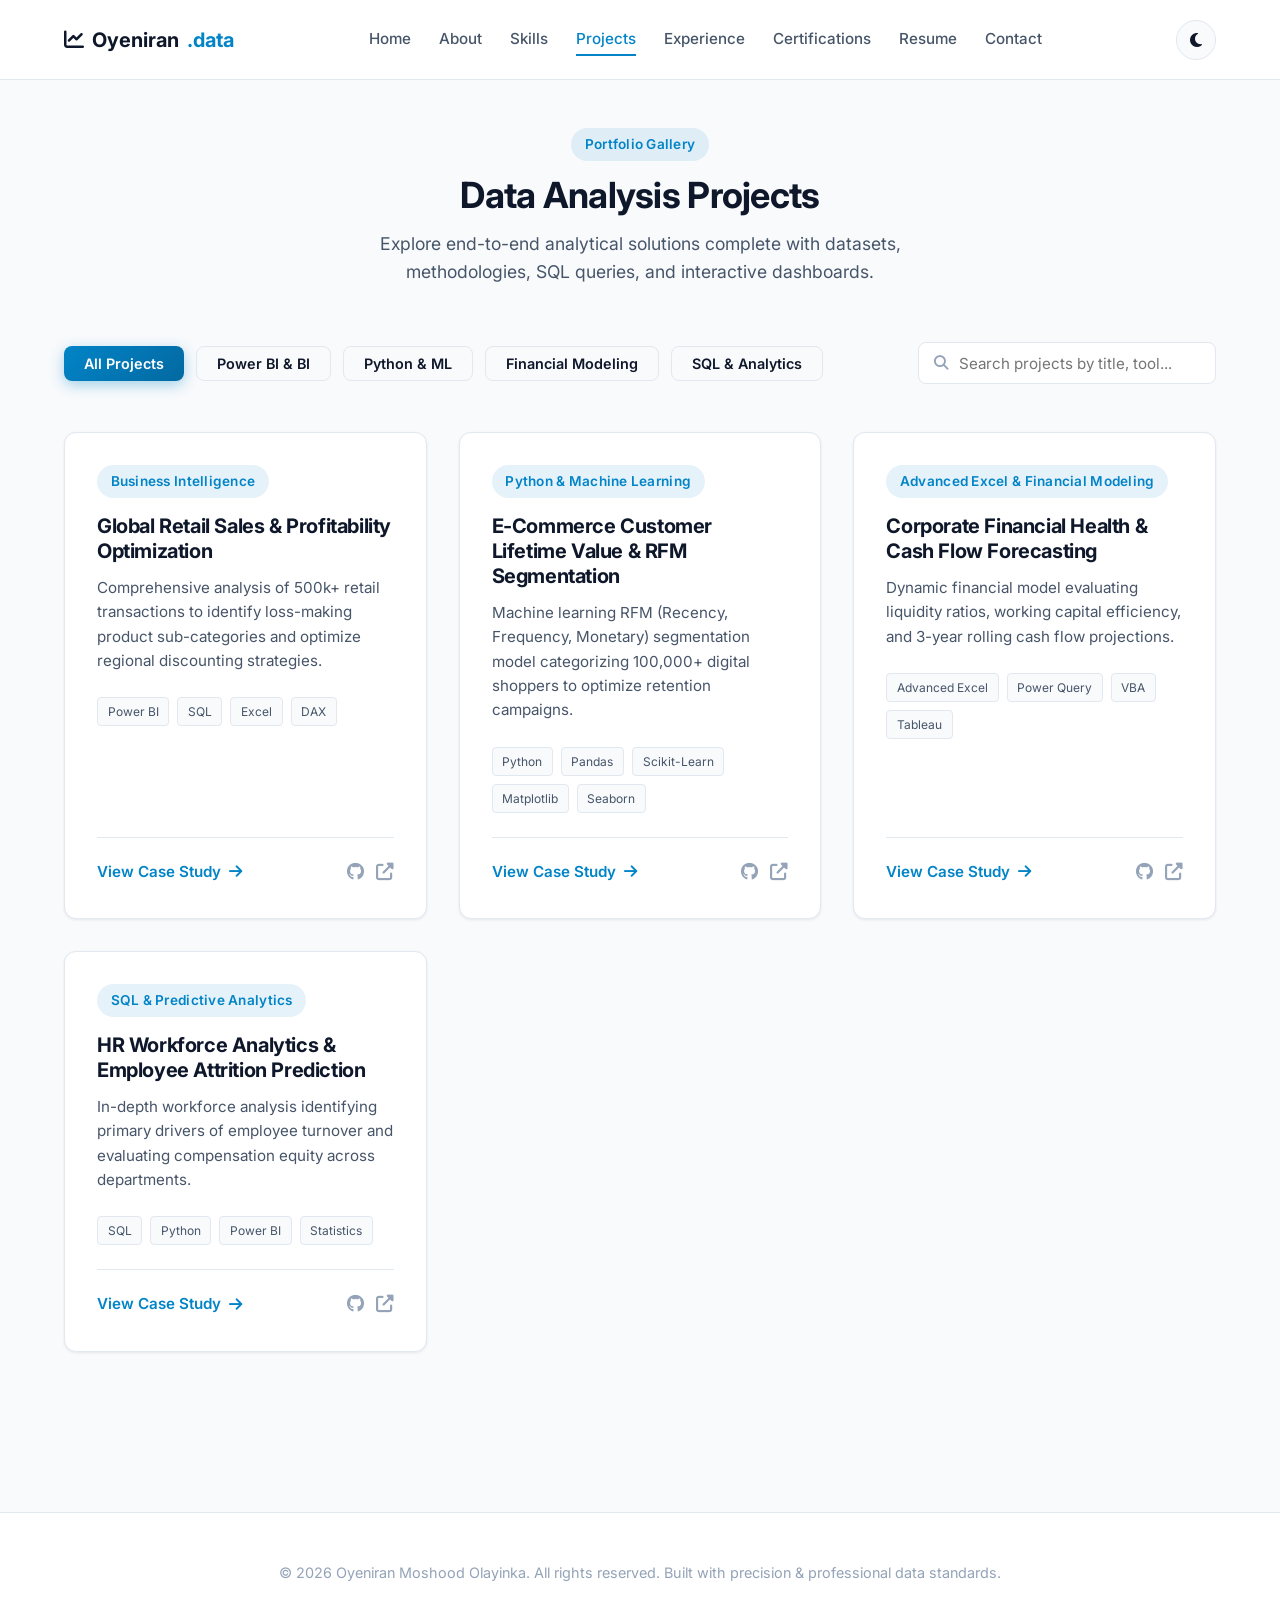
<file: projects.html>
<!DOCTYPE html>
<html lang="en" data-theme="light">
<head>
  <meta charset="UTF-8">
  <meta name="viewport" content="width=device-width, initial-scale=1.0">
  <title>Projects Gallery | Data Analyst Portfolio</title>
  
  <!-- Google Fonts: Inter -->
  <link rel="preconnect" href="https://fonts.googleapis.com">
  <link rel="preconnect" href="https://fonts.gstatic.com" crossorigin>
  <link href="https://fonts.googleapis.com/css2?family=Inter:wght@400;500;600;700&display=swap" rel="stylesheet">
  
  <!-- FontAwesome Icons -->
  <link rel="stylesheet" href="https://cdnjs.cloudflare.com/ajax/libs/font-awesome/6.4.0/css/all.min.css">
  
  <!-- Core & Animation Stylesheets -->
  <link rel="stylesheet" href="assets/css/main.css">
  <link rel="stylesheet" href="assets/css/components.css">
  <link rel="stylesheet" href="assets/css/animations.css">
</head>
<body>

  <!-- ==================== HEADER & NAVIGATION ==================== -->
  <header class="header">
    <div class="nav-container">
      <a href="index.html" class="logo">
        <i class="fas fa-chart-line"></i> Oyeniran<span>.data</span>
      </a>
      
      <nav class="nav-menu">
        <a href="index.html" class="nav-link">Home</a>
        <a href="about.html" class="nav-link">About</a>
        <a href="skills.html" class="nav-link">Skills</a>
        <a href="projects.html" class="nav-link">Projects</a>
        <a href="experience.html" class="nav-link">Experience</a>
        <a href="certifications.html" class="nav-link">Certifications</a>
        <a href="resume.html" class="nav-link">Resume</a>
        <a href="contact.html" class="nav-link">Contact</a>
      </nav>

      <div style="display: flex; align-items: center; gap: 1rem;">
        <button class="theme-toggle" aria-label="Toggle dark/light mode">
          <i class="fas fa-moon"></i>
        </button>
        <button class="hamburger" aria-label="Toggle mobile menu">
          <span></span>
          <span></span>
          <span></span>
        </button>
      </div>
    </div>
  </header>

  <!-- ==================== PROJECTS GALLERY SECTION ==================== -->
  <section class="section" style="padding-top: calc(var(--nav-height) + 3rem);">
    <div class="container">
      <div class="section-header">
        <span class="badge" style="margin-bottom: 0.75rem;">Portfolio Gallery</span>
        <h2>Data Analysis Projects</h2>
        <p>Explore end-to-end analytical solutions complete with datasets, methodologies, SQL queries, and interactive dashboards.</p>
      </div>

      <!-- Search and Filter Controls -->
      <div style="display: flex; justify-content: space-between; align-items: center; gap: 1.5rem; margin-bottom: 3rem; flex-wrap: wrap;" class="filter-controls-container">
        
        <!-- Category Filter Buttons -->
        <div style="display: flex; gap: 0.75rem; flex-wrap: wrap;" id="category-filters">
          <button class="btn btn-primary filter-btn" data-filter="all" style="padding: 0.5rem 1.25rem; font-size: 0.9rem;">All Projects</button>
          <button class="btn btn-outline filter-btn" data-filter="Business Intelligence" style="padding: 0.5rem 1.25rem; font-size: 0.9rem;">Power BI & BI</button>
          <button class="btn btn-outline filter-btn" data-filter="Python & Machine Learning" style="padding: 0.5rem 1.25rem; font-size: 0.9rem;">Python & ML</button>
          <button class="btn btn-outline filter-btn" data-filter="Advanced Excel & Financial Modeling" style="padding: 0.5rem 1.25rem; font-size: 0.9rem;">Financial Modeling</button>
          <button class="btn btn-outline filter-btn" data-filter="SQL & Predictive Analytics" style="padding: 0.5rem 1.25rem; font-size: 0.9rem;">SQL & Analytics</button>
        </div>

        <!-- Search Input -->
        <div style="position: relative; min-width: 280px;">
          <input type="text" id="project-search" placeholder="Search projects by title, tool..." style="width: 100%; padding: 0.65rem 1rem 0.65rem 2.5rem; border: 1px solid var(--border-color); border-radius: 8px; background: var(--bg-card); color: var(--text-primary); font-size: 0.95rem;">
          <i class="fas fa-search" style="position: absolute; left: 1rem; top: 50%; transform: translateY(-50%); color: var(--text-muted); font-size: 0.9rem;"></i>
        </div>

      </div>

      <!-- Projects Grid Container (Populated dynamically via JavaScript) -->
      <div id="projects-grid" style="display: grid; grid-template-columns: repeat(auto-fit, minmax(340px, 1fr)); gap: 2rem;">
        <!-- Dynamic cards load here -->
      </div>

    </div>
  </section>

  <!-- ==================== FOOTER ==================== -->
  <footer class="footer">
    <div class="container">
      <p>&copy; 2026 Oyeniran Moshood Olayinka. All rights reserved. Built with precision & professional data standards.</p>
    </div>
  </footer>

  <!-- Global JavaScript, Projects Script & Animations Script -->
  <script src="assets/js/main.js"></script>
  <script src="assets/js/projects.js"></script>
  <script src="assets/js/animations.js"></script>
</body>
</html>
</file>
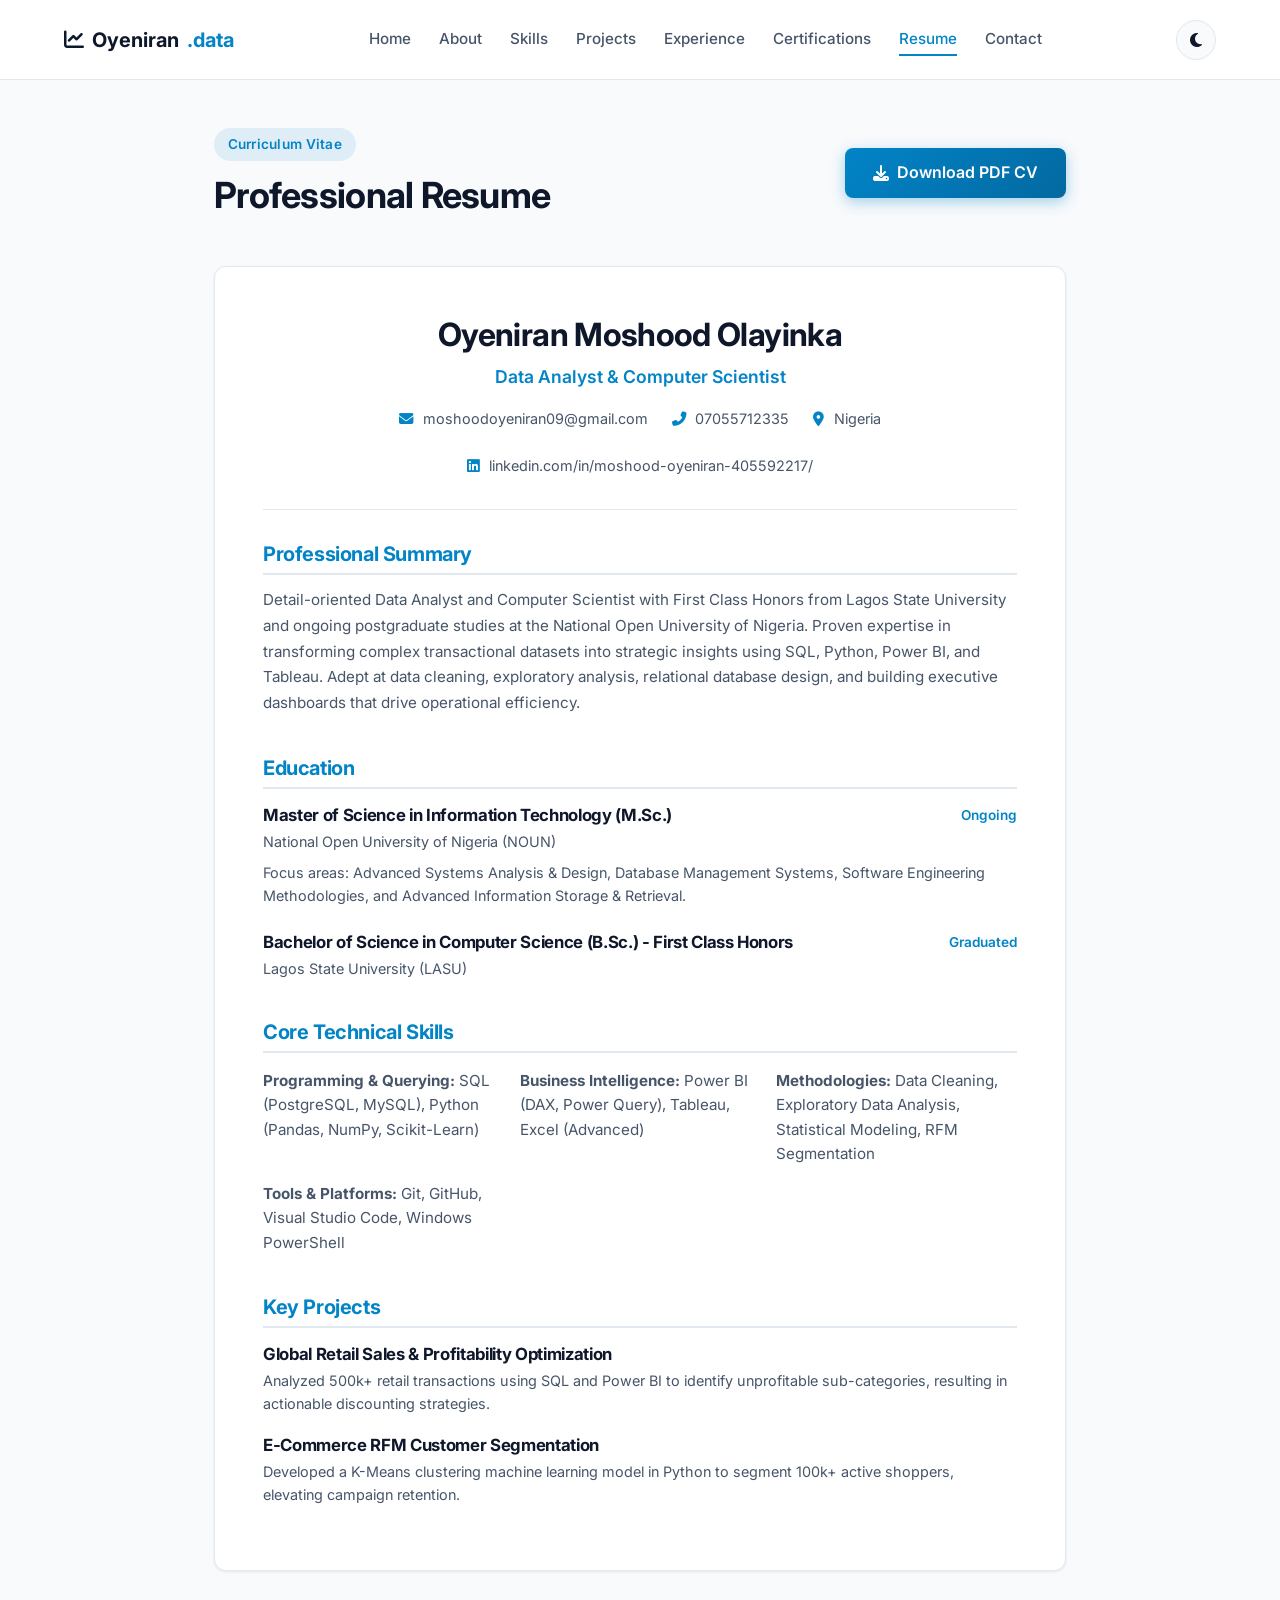
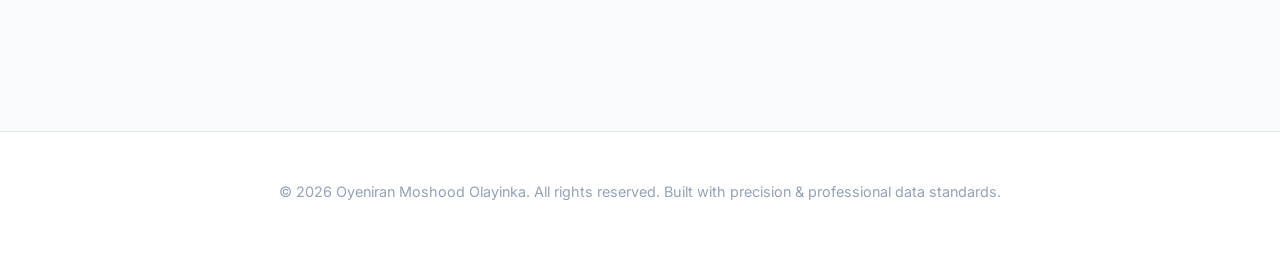
<file: resume.html>
<!DOCTYPE html>
<html lang="en" data-theme="light">
<head>
  <meta charset="UTF-8">
  <meta name="viewport" content="width=device-width, initial-scale=1.0">
  <title>Online Resume & CV | Data Analyst Portfolio</title>
  
  <!-- Google Fonts: Inter -->
  <link rel="preconnect" href="https://fonts.googleapis.com">
  <link rel="preconnect" href="https://fonts.gstatic.com" crossorigin>
  <link href="https://fonts.googleapis.com/css2?family=Inter:wght@400;500;600;700&display=swap" rel="stylesheet">
  
  <!-- FontAwesome Icons -->
  <link rel="stylesheet" href="https://cdnjs.cloudflare.com/ajax/libs/font-awesome/6.4.0/css/all.min.css">
  
  <!-- Core & Animation Stylesheets -->
  <link rel="stylesheet" href="assets/css/main.css">
  <link rel="stylesheet" href="assets/css/components.css">
  <link rel="stylesheet" href="assets/css/animations.css">
</head>
<body>

  <!-- ==================== HEADER & NAVIGATION ==================== -->
  <header class="header">
    <div class="nav-container">
      <a href="index.html" class="logo">
        <i class="fas fa-chart-line"></i> Oyeniran<span>.data</span>
      </a>
      
      <nav class="nav-menu">
        <a href="index.html" class="nav-link">Home</a>
        <a href="about.html" class="nav-link">About</a>
        <a href="skills.html" class="nav-link">Skills</a>
        <a href="projects.html" class="nav-link">Projects</a>
        <a href="experience.html" class="nav-link">Experience</a>
        <a href="certifications.html" class="nav-link">Certifications</a>
        <a href="resume.html" class="nav-link">Resume</a>
        <a href="contact.html" class="nav-link">Contact</a>
      </nav>

      <div style="display: flex; align-items: center; gap: 1rem;">
        <button class="theme-toggle" aria-label="Toggle dark/light mode">
          <i class="fas fa-moon"></i>
        </button>
        <button class="hamburger" aria-label="Toggle mobile menu">
          <span></span>
          <span></span>
          <span></span>
        </button>
      </div>
    </div>
  </header>

  <!-- ==================== RESUME SECTION ==================== -->
  <section class="section" style="padding-top: calc(var(--nav-height) + 3rem);">
    <div class="container" style="max-width: 900px;">
      
      <!-- Section Header & Download Action -->
      <div style="display: flex; justify-content: space-between; align-items: center; margin-bottom: 3rem; flex-wrap: wrap; gap: 1.5rem;" class="resume-header-flex">
        <div>
          <span class="badge" style="margin-bottom: 0.75rem;">Curriculum Vitae</span>
          <h2 style="font-size: 2.25rem; margin: 0;">Professional Resume</h2>
        </div>
        <a href="assets/docs/Oyeniran_Moshood_Olayinka_Resume.pdf" download class="btn btn-primary">
          <i class="fas fa-download"></i> Download PDF CV
        </a>
      </div>

      <!-- CV Document Container -->
      <div class="card reveal-up active" style="padding: 3rem;">
        
        <!-- CV Header -->
        <div style="border-bottom: 1px solid var(--border-color); padding-bottom: 2rem; margin-bottom: 2rem; text-align: center;">
          <h1 style="font-size: 2rem; margin-bottom: 0.5rem;">Oyeniran Moshood Olayinka</h1>
          <p style="color: var(--accent-primary); font-weight: 600; font-size: 1.1rem; margin-bottom: 1rem;">Data Analyst & Computer Scientist</p>
          <div style="display: flex; justify-content: center; gap: 1.5rem; flex-wrap: wrap; font-size: 0.9rem; color: var(--text-secondary);">
            <span><i class="fas fa-envelope" style="color: var(--accent-primary); margin-right: 0.35rem;"></i> moshoodoyeniran09@gmail.com</span>
            <span><i class="fas fa-phone-alt" style="color: var(--accent-primary); margin-right: 0.35rem;"></i> 07055712335</span>
            <span><i class="fas fa-map-marker-alt" style="color: var(--accent-primary); margin-right: 0.35rem;"></i> Nigeria</span>
            <span><i class="fab fa-linkedin" style="color: var(--accent-primary); margin-right: 0.35rem;"></i> linkedin.com/in/moshood-oyeniran-405592217/</span>
          </div>
        </div>

        <!-- Professional Summary -->
        <div style="margin-bottom: 2.5rem;">
          <h3 style="font-size: 1.25rem; color: var(--accent-primary); margin-bottom: 0.75rem; border-bottom: 2px solid var(--border-color); padding-bottom: 0.35rem;">Professional Summary</h3>
          <p style="font-size: 0.95rem; line-height: 1.7; color: var(--text-secondary);">
            Detail-oriented Data Analyst and Computer Scientist with First Class Honors from Lagos State University and ongoing postgraduate studies at the National Open University of Nigeria. Proven expertise in transforming complex transactional datasets into strategic insights using SQL, Python, Power BI, and Tableau. Adept at data cleaning, exploratory analysis, relational database design, and building executive dashboards that drive operational efficiency.
          </p>
        </div>

        <!-- Education -->
        <div style="margin-bottom: 2.5rem;">
          <h3 style="font-size: 1.25rem; color: var(--accent-primary); margin-bottom: 1rem; border-bottom: 2px solid var(--border-color); padding-bottom: 0.35rem;">Education</h3>
          
          <div style="margin-bottom: 1.5rem;">
            <div style="display: flex; justify-content: space-between; align-items: center; flex-wrap: wrap; margin-bottom: 0.25rem;">
              <h4 style="font-size: 1.05rem;">Master of Science in Information Technology (M.Sc.)</h4>
              <span style="font-size: 0.85rem; color: var(--accent-primary); font-weight: 600;">Ongoing</span>
            </div>
            <p style="font-size: 0.9rem; color: var(--text-secondary); margin-bottom: 0.5rem;">National Open University of Nigeria (NOUN)</p>
            <p style="font-size: 0.9rem; color: var(--text-secondary);">Focus areas: Advanced Systems Analysis & Design, Database Management Systems, Software Engineering Methodologies, and Advanced Information Storage & Retrieval.</p>
          </div>

          <div>
            <div style="display: flex; justify-content: space-between; align-items: center; flex-wrap: wrap; margin-bottom: 0.25rem;">
              <h4 style="font-size: 1.05rem;">Bachelor of Science in Computer Science (B.Sc.) - First Class Honors</h4>
              <span style="font-size: 0.85rem; color: var(--accent-primary); font-weight: 600;">Graduated</span>
            </div>
            <p style="font-size: 0.9rem; color: var(--text-secondary);">Lagos State University (LASU)</p>
          </div>
        </div>

        <!-- Core Technical Skills -->
        <div style="margin-bottom: 2.5rem;">
          <h3 style="font-size: 1.25rem; color: var(--accent-primary); margin-bottom: 1rem; border-bottom: 2px solid var(--border-color); padding-bottom: 0.35rem;">Core Technical Skills</h3>
          <div style="display: grid; grid-template-columns: repeat(auto-fit, minmax(240px, 1fr)); gap: 1rem; font-size: 0.95rem; color: var(--text-secondary);">
            <div><strong>Programming & Querying:</strong> SQL (PostgreSQL, MySQL), Python (Pandas, NumPy, Scikit-Learn)</div>
            <div><strong>Business Intelligence:</strong> Power BI (DAX, Power Query), Tableau, Excel (Advanced)</div>
            <div><strong>Methodologies:</strong> Data Cleaning, Exploratory Data Analysis, Statistical Modeling, RFM Segmentation</div>
            <div><strong>Tools & Platforms:</strong> Git, GitHub, Visual Studio Code, Windows PowerShell</div>
          </div>
        </div>

        <!-- Key Projects -->
        <div>
          <h3 style="font-size: 1.25rem; color: var(--accent-primary); margin-bottom: 1rem; border-bottom: 2px solid var(--border-color); padding-bottom: 0.35rem;">Key Projects</h3>
          
          <div style="margin-bottom: 1.25rem;">
            <h4 style="font-size: 1.05rem; margin-bottom: 0.25rem;">Global Retail Sales & Profitability Optimization</h4>
            <p style="font-size: 0.9rem; color: var(--text-secondary);">Analyzed 500k+ retail transactions using SQL and Power BI to identify unprofitable sub-categories, resulting in actionable discounting strategies.</p>
          </div>

          <div>
            <h4 style="font-size: 1.05rem; margin-bottom: 0.25rem;">E-Commerce RFM Customer Segmentation</h4>
            <p style="font-size: 0.9rem; color: var(--text-secondary);">Developed a K-Means clustering machine learning model in Python to segment 100k+ active shoppers, elevating campaign retention.</p>
          </div>
        </div>

      </div>

    </div>
  </section>

  <!-- ==================== FOOTER ==================== -->
  <footer class="footer">
    <div class="container">
      <p>&copy; 2026 Oyeniran Moshood Olayinka. All rights reserved. Built with precision & professional data standards.</p>
    </div>
  </footer>

  <!-- Global JavaScript & Animations Script -->
  <script src="assets/js/main.js"></script>
  <script src="assets/js/animations.js"></script>
</body>
</html>
</file>
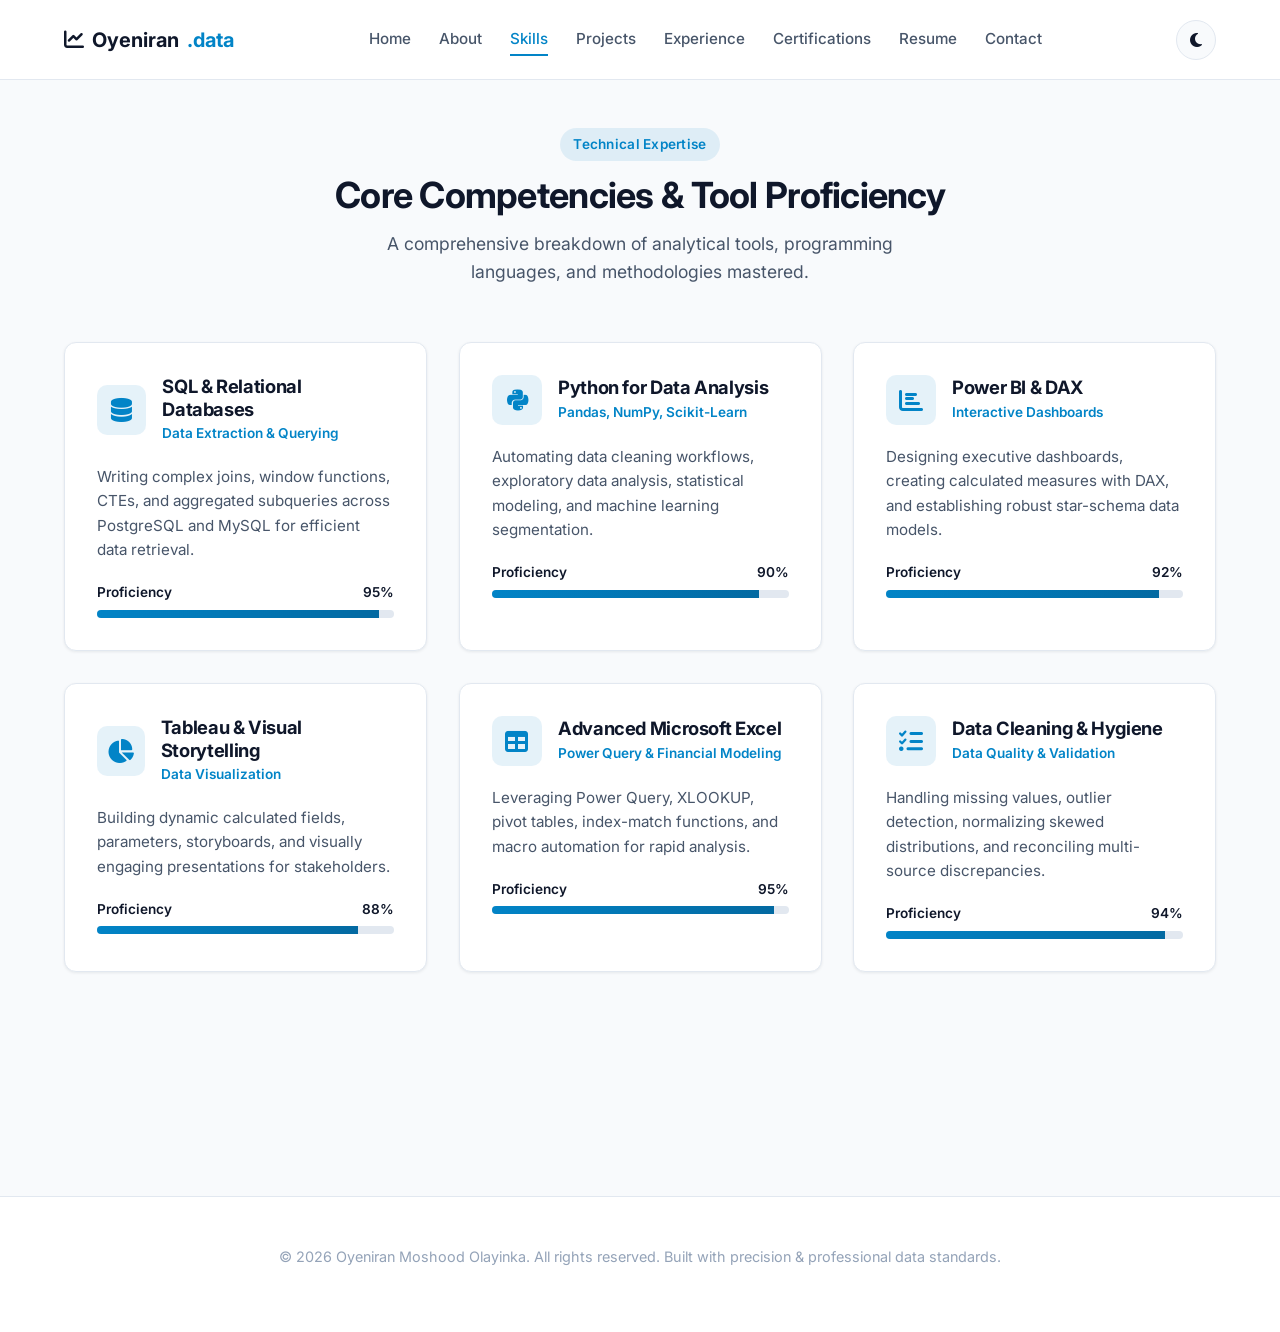
<file: skills.html>
<!DOCTYPE html>
<html lang="en" data-theme="light">
<head>
  <meta charset="UTF-8">
  <meta name="viewport" content="width=device-width, initial-scale=1.0">
  <title>Technical Skills | Data Analyst Portfolio</title>
  
  <!-- Google Fonts: Inter -->
  <link rel="preconnect" href="https://fonts.googleapis.com">
  <link rel="preconnect" href="https://fonts.gstatic.com" crossorigin>
  <link href="https://fonts.googleapis.com/css2?family=Inter:wght@400;500;600;700&display=swap" rel="stylesheet">
  
  <!-- FontAwesome Icons -->
  <link rel="stylesheet" href="https://cdnjs.cloudflare.com/ajax/libs/font-awesome/6.4.0/css/all.min.css">
  
  <!-- Core & Animation Stylesheets -->
  <link rel="stylesheet" href="assets/css/main.css">
  <link rel="stylesheet" href="assets/css/components.css">
  <link rel="stylesheet" href="assets/css/animations.css">
</head>
<body>

  <!-- ==================== HEADER & NAVIGATION ==================== -->
  <header class="header">
    <div class="nav-container">
      <a href="index.html" class="logo">
        <i class="fas fa-chart-line"></i> Oyeniran<span>.data</span>
      </a>
      
      <nav class="nav-menu">
        <a href="index.html" class="nav-link">Home</a>
        <a href="about.html" class="nav-link">About</a>
        <a href="skills.html" class="nav-link">Skills</a>
        <a href="projects.html" class="nav-link">Projects</a>
        <a href="experience.html" class="nav-link">Experience</a>
        <a href="certifications.html" class="nav-link">Certifications</a>
        <a href="resume.html" class="nav-link">Resume</a>
        <a href="contact.html" class="nav-link">Contact</a>
      </nav>

      <div style="display: flex; align-items: center; gap: 1rem;">
        <button class="theme-toggle" aria-label="Toggle dark/light mode">
          <i class="fas fa-moon"></i>
        </button>
        <button class="hamburger" aria-label="Toggle mobile menu">
          <span></span>
          <span></span>
          <span></span>
        </button>
      </div>
    </div>
  </header>

  <!-- ==================== SKILLS HERO SECTION ==================== -->
  <section class="section" style="padding-top: calc(var(--nav-height) + 3rem);">
    <div class="container">
      <div class="section-header">
        <span class="badge" style="margin-bottom: 0.75rem;">Technical Expertise</span>
        <h2>Core Competencies & Tool Proficiency</h2>
        <p>A comprehensive breakdown of analytical tools, programming languages, and methodologies mastered.</p>
      </div>

      <!-- Skills Grid -->
      <div style="display: grid; grid-template-columns: repeat(auto-fit, minmax(320px, 1fr)); gap: 2rem; margin-bottom: 4rem;">
        
        <!-- Skill 1 -->
        <div class="card">
          <div style="display: flex; align-items: center; gap: 1rem; margin-bottom: 1.25rem;">
            <div style="width: 50px; height: 50px; border-radius: 10px; background: rgba(2, 132, 199, 0.1); color: var(--accent-primary); display: flex; align-items: center; justify-content: center; font-size: 1.5rem;">
              <i class="fas fa-database"></i>
            </div>
            <div>
              <h3 style="font-size: 1.15rem; margin-bottom: 0.15rem;">SQL & Relational Databases</h3>
              <p style="font-size: 0.85rem; color: var(--accent-primary); font-weight: 600; margin: 0;">Data Extraction & Querying</p>
            </div>
          </div>
          <p style="font-size: 0.95rem; margin-bottom: 1.25rem;">Writing complex joins, window functions, CTEs, and aggregated subqueries across PostgreSQL and MySQL for efficient data retrieval.</p>
          <div>
            <div style="display: flex; justify-content: space-between; font-size: 0.85rem; font-weight: 600; margin-bottom: 0.35rem;">
              <span>Proficiency</span>
              <span>95%</span>
            </div>
            <div style="width: 100%; height: 8px; background: var(--border-color); border-radius: 4px; overflow: hidden;">
              <div style="width: 95%; height: 100%; background: var(--accent-gradient);"></div>
            </div>
          </div>
        </div>

        <!-- Skill 2 -->
        <div class="card">
          <div style="display: flex; align-items: center; gap: 1rem; margin-bottom: 1.25rem;">
            <div style="width: 50px; height: 50px; border-radius: 10px; background: rgba(2, 132, 199, 0.1); color: var(--accent-primary); display: flex; align-items: center; justify-content: center; font-size: 1.5rem;">
              <i class="fab fa-python"></i>
            </div>
            <div>
              <h3 style="font-size: 1.15rem; margin-bottom: 0.15rem;">Python for Data Analysis</h3>
              <p style="font-size: 0.85rem; color: var(--accent-primary); font-weight: 600; margin: 0;">Pandas, NumPy, Scikit-Learn</p>
            </div>
          </div>
          <p style="font-size: 0.95rem; margin-bottom: 1.25rem;">Automating data cleaning workflows, exploratory data analysis, statistical modeling, and machine learning segmentation.</p>
          <div>
            <div style="display: flex; justify-content: space-between; font-size: 0.85rem; font-weight: 600; margin-bottom: 0.35rem;">
              <span>Proficiency</span>
              <span>90%</span>
            </div>
            <div style="width: 100%; height: 8px; background: var(--border-color); border-radius: 4px; overflow: hidden;">
              <div style="width: 90%; height: 100%; background: var(--accent-gradient);"></div>
            </div>
          </div>
        </div>

        <!-- Skill 3 -->
        <div class="card">
          <div style="display: flex; align-items: center; gap: 1rem; margin-bottom: 1.25rem;">
            <div style="width: 50px; height: 50px; border-radius: 10px; background: rgba(2, 132, 199, 0.1); color: var(--accent-primary); display: flex; align-items: center; justify-content: center; font-size: 1.5rem;">
              <i class="fas fa-chart-bar"></i>
            </div>
            <div>
              <h3 style="font-size: 1.15rem; margin-bottom: 0.15rem;">Power BI & DAX</h3>
              <p style="font-size: 0.85rem; color: var(--accent-primary); font-weight: 600; margin: 0;">Interactive Dashboards</p>
            </div>
          </div>
          <p style="font-size: 0.95rem; margin-bottom: 1.25rem;">Designing executive dashboards, creating calculated measures with DAX, and establishing robust star-schema data models.</p>
          <div>
            <div style="display: flex; justify-content: space-between; font-size: 0.85rem; font-weight: 600; margin-bottom: 0.35rem;">
              <span>Proficiency</span>
              <span>92%</span>
            </div>
            <div style="width: 100%; height: 8px; background: var(--border-color); border-radius: 4px; overflow: hidden;">
              <div style="width: 92%; height: 100%; background: var(--accent-gradient);"></div>
            </div>
          </div>
        </div>

        <!-- Skill 4 -->
        <div class="card">
          <div style="display: flex; align-items: center; gap: 1rem; margin-bottom: 1.25rem;">
            <div style="width: 50px; height: 50px; border-radius: 10px; background: rgba(2, 132, 199, 0.1); color: var(--accent-primary); display: flex; align-items: center; justify-content: center; font-size: 1.5rem;">
              <i class="fas fa-chart-pie"></i>
            </div>
            <div>
              <h3 style="font-size: 1.15rem; margin-bottom: 0.15rem;">Tableau & Visual Storytelling</h3>
              <p style="font-size: 0.85rem; color: var(--accent-primary); font-weight: 600; margin: 0;">Data Visualization</p>
            </div>
          </div>
          <p style="font-size: 0.95rem; margin-bottom: 1.25rem;">Building dynamic calculated fields, parameters, storyboards, and visually engaging presentations for stakeholders.</p>
          <div>
            <div style="display: flex; justify-content: space-between; font-size: 0.85rem; font-weight: 600; margin-bottom: 0.35rem;">
              <span>Proficiency</span>
              <span>88%</span>
            </div>
            <div style="width: 100%; height: 8px; background: var(--border-color); border-radius: 4px; overflow: hidden;">
              <div style="width: 88%; height: 100%; background: var(--accent-gradient);"></div>
            </div>
          </div>
        </div>

        <!-- Skill 5 -->
        <div class="card">
          <div style="display: flex; align-items: center; gap: 1rem; margin-bottom: 1.25rem;">
            <div style="width: 50px; height: 50px; border-radius: 10px; background: rgba(2, 132, 199, 0.1); color: var(--accent-primary); display: flex; align-items: center; justify-content: center; font-size: 1.5rem;">
              <i class="fas fa-table"></i>
            </div>
            <div>
              <h3 style="font-size: 1.15rem; margin-bottom: 0.15rem;">Advanced Microsoft Excel</h3>
              <p style="font-size: 0.85rem; color: var(--accent-primary); font-weight: 600; margin: 0;">Power Query & Financial Modeling</p>
            </div>
          </div>
          <p style="font-size: 0.95rem; margin-bottom: 1.25rem;">Leveraging Power Query, XLOOKUP, pivot tables, index-match functions, and macro automation for rapid analysis.</p>
          <div>
            <div style="display: flex; justify-content: space-between; font-size: 0.85rem; font-weight: 600; margin-bottom: 0.35rem;">
              <span>Proficiency</span>
              <span>95%</span>
            </div>
            <div style="width: 100%; height: 8px; background: var(--border-color); border-radius: 4px; overflow: hidden;">
              <div style="width: 95%; height: 100%; background: var(--accent-gradient);"></div>
            </div>
          </div>
        </div>

        <!-- Skill 6 -->
        <div class="card">
          <div style="display: flex; align-items: center; gap: 1rem; margin-bottom: 1.25rem;">
            <div style="width: 50px; height: 50px; border-radius: 10px; background: rgba(2, 132, 199, 0.1); color: var(--accent-primary); display: flex; align-items: center; justify-content: center; font-size: 1.5rem;">
              <i class="fas fa-tasks"></i>
            </div>
            <div>
              <h3 style="font-size: 1.15rem; margin-bottom: 0.15rem;">Data Cleaning & Hygiene</h3>
              <p style="font-size: 0.85rem; color: var(--accent-primary); font-weight: 600; margin: 0;">Data Quality & Validation</p>
            </div>
          </div>
          <p style="font-size: 0.95rem; margin-bottom: 1.25rem;">Handling missing values, outlier detection, normalizing skewed distributions, and reconciling multi-source discrepancies.</p>
          <div>
            <div style="display: flex; justify-content: space-between; font-size: 0.85rem; font-weight: 600; margin-bottom: 0.35rem;">
              <span>Proficiency</span>
              <span>94%</span>
            </div>
            <div style="width: 100%; height: 8px; background: var(--border-color); border-radius: 4px; overflow: hidden;">
              <div style="width: 94%; height: 100%; background: var(--accent-gradient);"></div>
            </div>
          </div>
        </div>

      </div>

    </div>
  </section>

  <!-- ==================== FOOTER ==================== -->
  <footer class="footer">
    <div class="container">
      <p>&copy; 2026 Oyeniran Moshood Olayinka. All rights reserved. Built with precision & professional data standards.</p>
    </div>
  </footer>

  <!-- Global JavaScript & Animations Script -->
  <script src="assets/js/main.js"></script>
  <script src="assets/js/animations.js"></script>
</body>
</html>
</file>
<file: assets/css/main.css>
/* ==========================================================================
   DATA ANALYST PORTFOLIO - GLOBAL STYLES & THEME ARCHITECTURE
   ========================================================================== */

/* 1. CSS Variables & Theme Configuration */
:root {
  --bg-primary: #f8fafc;
  --bg-secondary: #ffffff;
  --bg-card: #ffffff;
  --text-primary: #0f172a;
  --text-secondary: #475569;
  --text-muted: #94a3b8;
  --accent-primary: #0284c7;
  --accent-hover: #0369a1;
  --accent-gradient: linear-gradient(135deg, #0284c7 0%, #0369a1 100%);
  --border-color: #e2e8f0;
  --shadow-sm: 0 1px 3px rgba(15, 23, 42, 0.08);
  --shadow-md: 0 4px 6px -1px rgba(15, 23, 42, 0.1), 0 2px 4px -2px rgba(15, 23, 42, 0.1);
  --shadow-lg: 0 10px 15px -3px rgba(15, 23, 42, 0.1), 0 4px 6px -4px rgba(15, 23, 42, 0.1);
  --transition-speed: 0.3s ease;
  --nav-height: 80px;
}

[data-theme="dark"] {
  --bg-primary: #0b0f19;
  --bg-secondary: #0f172a;
  --bg-card: #1e293b;
  --text-primary: #f8fafc;
  --text-secondary: #94a3b8;
  --text-muted: #64748b;
  --accent-primary: #38bdf8;
  --accent-hover: #0ea5e9;
  --accent-gradient: linear-gradient(135deg, #38bdf8 0%, #0284c7 100%);
  --border-color: #334155;
  --shadow-sm: 0 1px 3px rgba(0, 0, 0, 0.3);
  --shadow-md: 0 4px 6px -1px rgba(0, 0, 0, 0.4);
  --shadow-lg: 0 10px 15px -3px rgba(0, 0, 0, 0.5);
}

/* 2. Global Resets & Box Sizing */
*, *::before, *::after {
  box-sizing: border-box;
  margin: 0;
  padding: 0;
}

html {
  scroll-behavior: smooth;
  font-size: 16px;
}

body {
  font-family: 'Inter', -apple-system, BlinkMacSystemFont, "Segoe UI", Roboto, Helvetica, Arial, sans-serif;
  background-color: var(--bg-primary);
  color: var(--text-primary);
  line-height: 1.6;
  transition: background-color var(--transition-speed), color var(--transition-speed);
  overflow-x: hidden;
}

/* 3. Typography & Element Defaults */
h1, h2, h3, h4, h5, h6 {
  color: var(--text-primary);
  font-weight: 700;
  line-height: 1.25;
  letter-spacing: -0.02em;
}

p {
  color: var(--text-secondary);
  margin-bottom: 1rem;
}

a {
  text-decoration: none;
  color: inherit;
  transition: color var(--transition-speed);
}

ul, ol {
  list-style: none;
}

img {
  max-width: 100%;
  height: auto;
  display: block;
}

button, input, textarea, select {
  font-family: inherit;
  font-size: inherit;
  border: none;
  outline: none;
  background: none;
}

/* 4. Layout Utilities & Container */
.container {
  width: 100%;
  max-width: 1200px;
  margin: 0 auto;
  padding: 0 1.5rem;
}

.section {
  padding: 5rem 0;
}

.section-header {
  text-align: center;
  margin-bottom: 3.5rem;
}

.section-header h2 {
  font-size: 2.25rem;
  margin-bottom: 0.75rem;
}

.section-header p {
  font-size: 1.1rem;
  max-width: 600px;
  margin: 0 auto;
}

/* 5. Reusable Badge & Tag Styles */
.badge {
  display: inline-flex;
  align-items: center;
  padding: 0.35rem 0.85rem;
  font-size: 0.85rem;
  font-weight: 600;
  border-radius: 50px;
  background-color: rgba(2, 132, 199, 0.1);
  color: var(--accent-primary);
  letter-spacing: 0.02em;
}

[data-theme="dark"] .badge {
  background-color: rgba(56, 189, 248, 0.15);
}

/* 6. Accessibility & Utility Classes */
.sr-only {
  position: absolute;
  width: 1px;
  height: 1px;
  padding: 0;
  margin: -1px;
  overflow: hidden;
  clip: rect(0, 0, 0, 0);
  white-space: nowrap;
  border: 0;
}
</file>
<file: assets/css/components.css>
/* ==========================================================================
   DATA ANALYST PORTFOLIO - REUSABLE COMPONENTS & AGGRESSIVE RESPONSIVENESS
   ========================================================================== */

/* 1. Navigation Header */
.header {
  position: fixed;
  top: 0;
  left: 0;
  width: 100%;
  height: var(--nav-height);
  background-color: var(--bg-secondary);
  border-bottom: 1px solid var(--border-color);
  display: flex;
  align-items: center;
  z-index: 1000;
  transition: background-color var(--transition-speed), border-color var(--transition-speed), box-shadow var(--transition-speed);
}

.header.scrolled {
  box-shadow: var(--shadow-md);
}

.nav-container {
  display: flex;
  justify-content: space-between;
  align-items: center;
  width: 100%;
  max-width: 1200px;
  margin: 0 auto;
  padding: 0 1.5rem;
}

.logo {
  font-size: 1.25rem;
  font-weight: 700;
  color: var(--text-primary);
  display: flex;
  align-items: center;
  gap: 0.5rem;
  text-decoration: none;
}

.logo span {
  color: var(--accent-primary);
}

.nav-menu {
  display: flex;
  align-items: center;
  gap: 1.75rem;
}

.nav-link {
  font-size: 0.95rem;
  font-weight: 500;
  color: var(--text-secondary);
  position: relative;
  transition: color var(--transition-speed);
  text-decoration: none;
}

.nav-link:hover, .nav-link.active {
  color: var(--accent-primary);
}

.nav-link::after {
  content: '';
  position: absolute;
  bottom: -4px;
  left: 0;
  width: 0;
  height: 2px;
  background-color: var(--accent-primary);
  transition: width var(--transition-speed);
}

.nav-link:hover::after, .nav-link.active::after {
  width: 100%;
}

/* Theme Toggle Button & Top-Left Back Icon Button */
.theme-toggle,
.back-icon-btn {
  background: var(--bg-primary);
  border: 1px solid var(--border-color);
  color: var(--text-primary);
  width: 40px;
  height: 40px;
  border-radius: 50%;
  display: flex;
  align-items: center;
  justify-content: center;
  cursor: pointer;
  transition: all var(--transition-speed);
  flex-shrink: 0;
  text-decoration: none;
}

.theme-toggle:hover,
.back-icon-btn:hover {
  background-color: var(--accent-primary);
  color: #ffffff;
  border-color: var(--accent-primary);
}

/* Mobile Hamburger Menu */
.hamburger {
  display: none;
  cursor: pointer;
  background: none;
  border: none;
  width: 30px;
  height: 24px;
  position: relative;
  z-index: 1001;
}

.hamburger span {
  display: block;
  position: absolute;
  height: 2px;
  width: 100%;
  background: var(--text-primary);
  border-radius: 2px;
  transition: all 0.3s ease;
}

.hamburger span:nth-child(1) { top: 0; }
.hamburger span:nth-child(2) { top: 11px; }
.hamburger span:nth-child(3) { top: 22px; }

.hamburger.active span:nth-child(1) {
  transform: rotate(45deg);
  top: 11px;
}
.hamburger.active span:nth-child(2) {
  opacity: 0;
}
.hamburger.active span:nth-child(3) {
  transform: rotate(-45deg);
  top: 11px;
}

/* 2. Buttons & CTAs */
.btn {
  display: inline-flex;
  align-items: center;
  justify-content: center;
  gap: 0.5rem;
  padding: 0.75rem 1.75rem;
  font-size: 1rem;
  font-weight: 600;
  border-radius: 8px;
  cursor: pointer;
  transition: all var(--transition-speed);
  text-align: center;
  white-space: nowrap;
  text-decoration: none;
}

.btn-primary {
  background: var(--accent-gradient);
  color: #ffffff;
  box-shadow: 0 4px 14px rgba(2, 132, 199, 0.35);
}

.btn-primary:hover {
  transform: translateY(-2px);
  box-shadow: 0 6px 20px rgba(2, 132, 199, 0.5);
}

.btn-outline {
  background: transparent;
  color: var(--text-primary);
  border: 1.5px solid var(--border-color);
}

.btn-outline:hover {
  border-color: var(--accent-primary);
  color: var(--accent-primary);
  background-color: rgba(2, 132, 199, 0.05);
}

/* 3. Cards */
.card {
  background-color: var(--bg-card);
  border: 1px solid var(--border-color);
  border-radius: 12px;
  padding: 2rem;
  box-shadow: var(--shadow-sm);
  transition: transform var(--transition-speed), box-shadow var(--transition-speed), border-color var(--transition-speed);
}

.card:hover {
  transform: translateY(-4px);
  box-shadow: var(--shadow-lg);
  border-color: var(--accent-primary);
}

/* 4. Footer */
.footer {
  background-color: var(--bg-secondary);
  border-top: 1px solid var(--border-color);
  padding: 3rem 0;
  text-align: center;
  margin-top: 5rem;
}

.footer p {
  color: var(--text-muted);
  font-size: 0.9rem;
}

/* ==========================================================================
   AGGRESSIVE RESPONSIVE BREAKPOINTS (TABLETS & MOBILE)
   ========================================================================== */

/* Tablets & Small Desktops (Max Width: 1024px) */
@media (max-width: 1024px) {
  .hero-grid,
  .about-grid,
  .contact-grid {
    grid-template-columns: 1fr !important;
    gap: 2.5rem !important;
    text-align: center;
  }

  .hero-grid div:first-child {
    display: flex;
    flex-direction: column;
    align-items: center;
  }

  .hero-grid p {
    max-width: 100% !important;
  }
}

/* Mobile Navigation Drawer & Compact Layouts (Max Width: 968px) */
@media (max-width: 968px) {
  .hamburger {
    display: block;
  }

  .nav-menu {
    position: fixed;
    top: 0;
    right: -100%;
    width: 100%;
    max-width: 300px;
    height: 100vh;
    background-color: var(--bg-secondary);
    flex-direction: column;
    justify-content: center;
    align-items: center;
    box-shadow: -10px 0 30px rgba(0, 0, 0, 0.2);
    transition: right 0.4s cubic-bezier(0.16, 1, 0.3, 1);
    z-index: 1000;
    gap: 2rem;
  }

  .nav-menu.active {
    right: 0;
  }

  .nav-link {
    font-size: 1.15rem;
  }
}

/* Small Tablets & Mobile Devices (Max Width: 768px) */
@media (max-width: 768px) {
  html {
    font-size: 14px;
  }

  .section {
    padding: 3.5rem 0;
  }

  .container {
    padding: 0 1rem;
  }

  h1 {
    font-size: 2.4rem !important;
  }

  h2 {
    font-size: 1.85rem !important;
  }

  .card {
    padding: 1.5rem !important;
  }

  /* Force all grids to single column on mobile */
  [style*="grid-template-columns"] {
    grid-template-columns: 1fr !important;
    gap: 1.5rem !important;
  }

  .filter-controls-container {
    flex-direction: column;
    align-items: stretch !important;
  }

  #category-filters {
    justify-content: center;
  }
}

/* Extra Small Mobile Devices / iPhone SE (Max Width: 480px) */
@media (max-width: 480px) {
  h1 {
    font-size: 2rem !important;
  }

  .btn {
    width: 100%;
    padding: 0.75rem 1rem;
  }

  .hero-grid .badge {
    font-size: 0.75rem;
  }
}
</file>
<file: assets/css/animations.css>
/* ==========================================================================
   DATA ANALYST PORTFOLIO - PROFESSIONAL ANIMATIONS & INTERACTIVITY
   ========================================================================== */

/* 1. Scroll Reveal Base Classes */
.reveal-up {
  opacity: 0;
  transform: translateY(30px);
  transition: opacity 0.8s cubic-bezier(0.16, 1, 0.3, 1), transform 0.8s cubic-bezier(0.16, 1, 0.3, 1);
  will-change: opacity, transform;
}

.reveal-up.active {
  opacity: 1;
  transform: translateY(0);
}

/* Delay helpers for staggered grid items */
.delay-1 { transition-delay: 0.1s; }
.delay-2 { transition-delay: 0.2s; }
.delay-3 { transition-delay: 0.3s; }
.delay-4 { transition-delay: 0.4s; }

/* 2. Interactive Card Glow & Hover Effects */
.card {
  position: relative;
  overflow: hidden;
}

.card::before {
  content: '';
  position: absolute;
  top: 0;
  left: 0;
  width: 100%;
  height: 3px;
  background: var(--accent-gradient);
  opacity: 0;
  transition: opacity var(--transition-speed);
}

.card:hover::before {
  opacity: 1;
}

/* 3. Pulsing Indicator Animation */
@keyframes pulseGlow {
  0% {
    box-shadow: 0 0 0 0 rgba(16, 185, 129, 0.4);
  }
  70% {
    box-shadow: 0 0 0 10px rgba(16, 185, 129, 0);
  }
  100% {
    box-shadow: 0 0 0 0 rgba(16, 185, 129, 0);
  }
}

.pulse-indicator {
  animation: pulseGlow 2s infinite;
}

/* 4. Smooth Number Counter Animation Class */
.counting {
  display: inline-block;
  transition: transform 0.3s ease;
}

/* 5. Interactive Button Ripple / Scale */
.btn:active {
  transform: scale(0.97);
}
</file>
